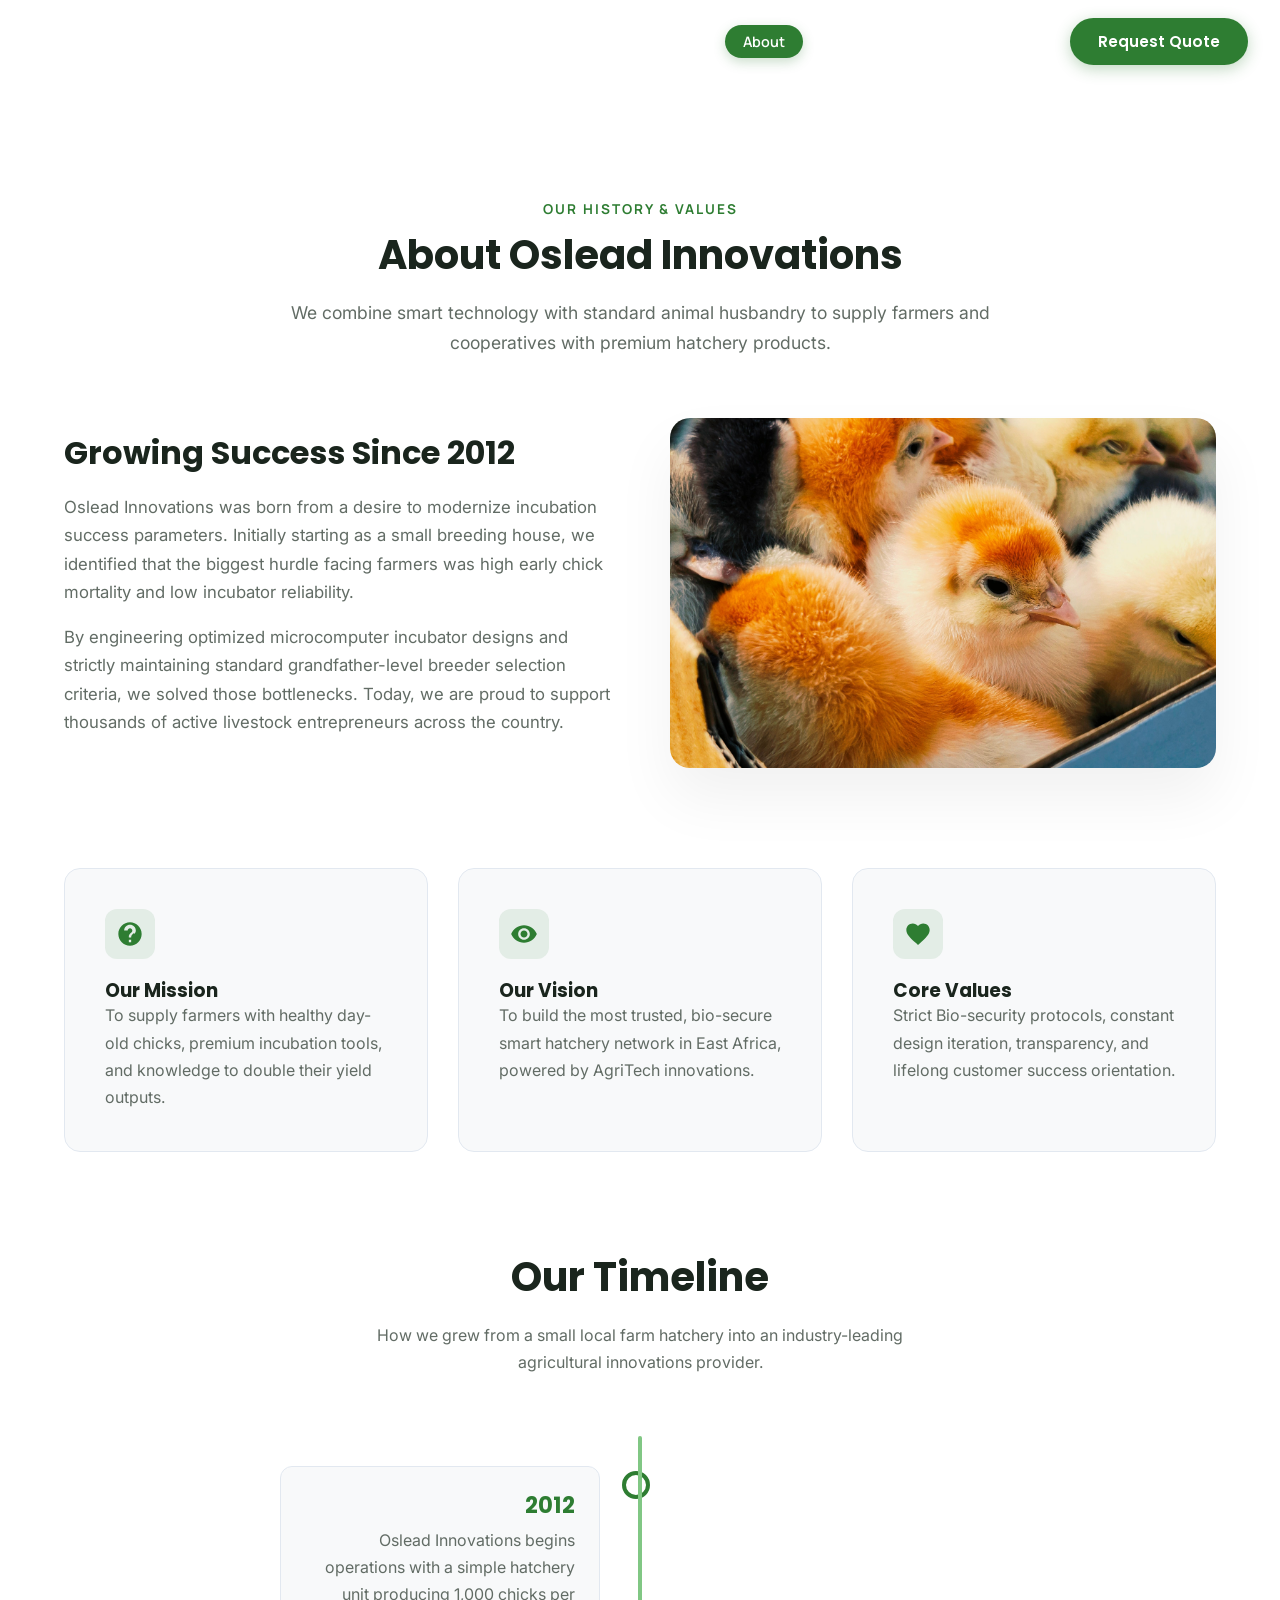
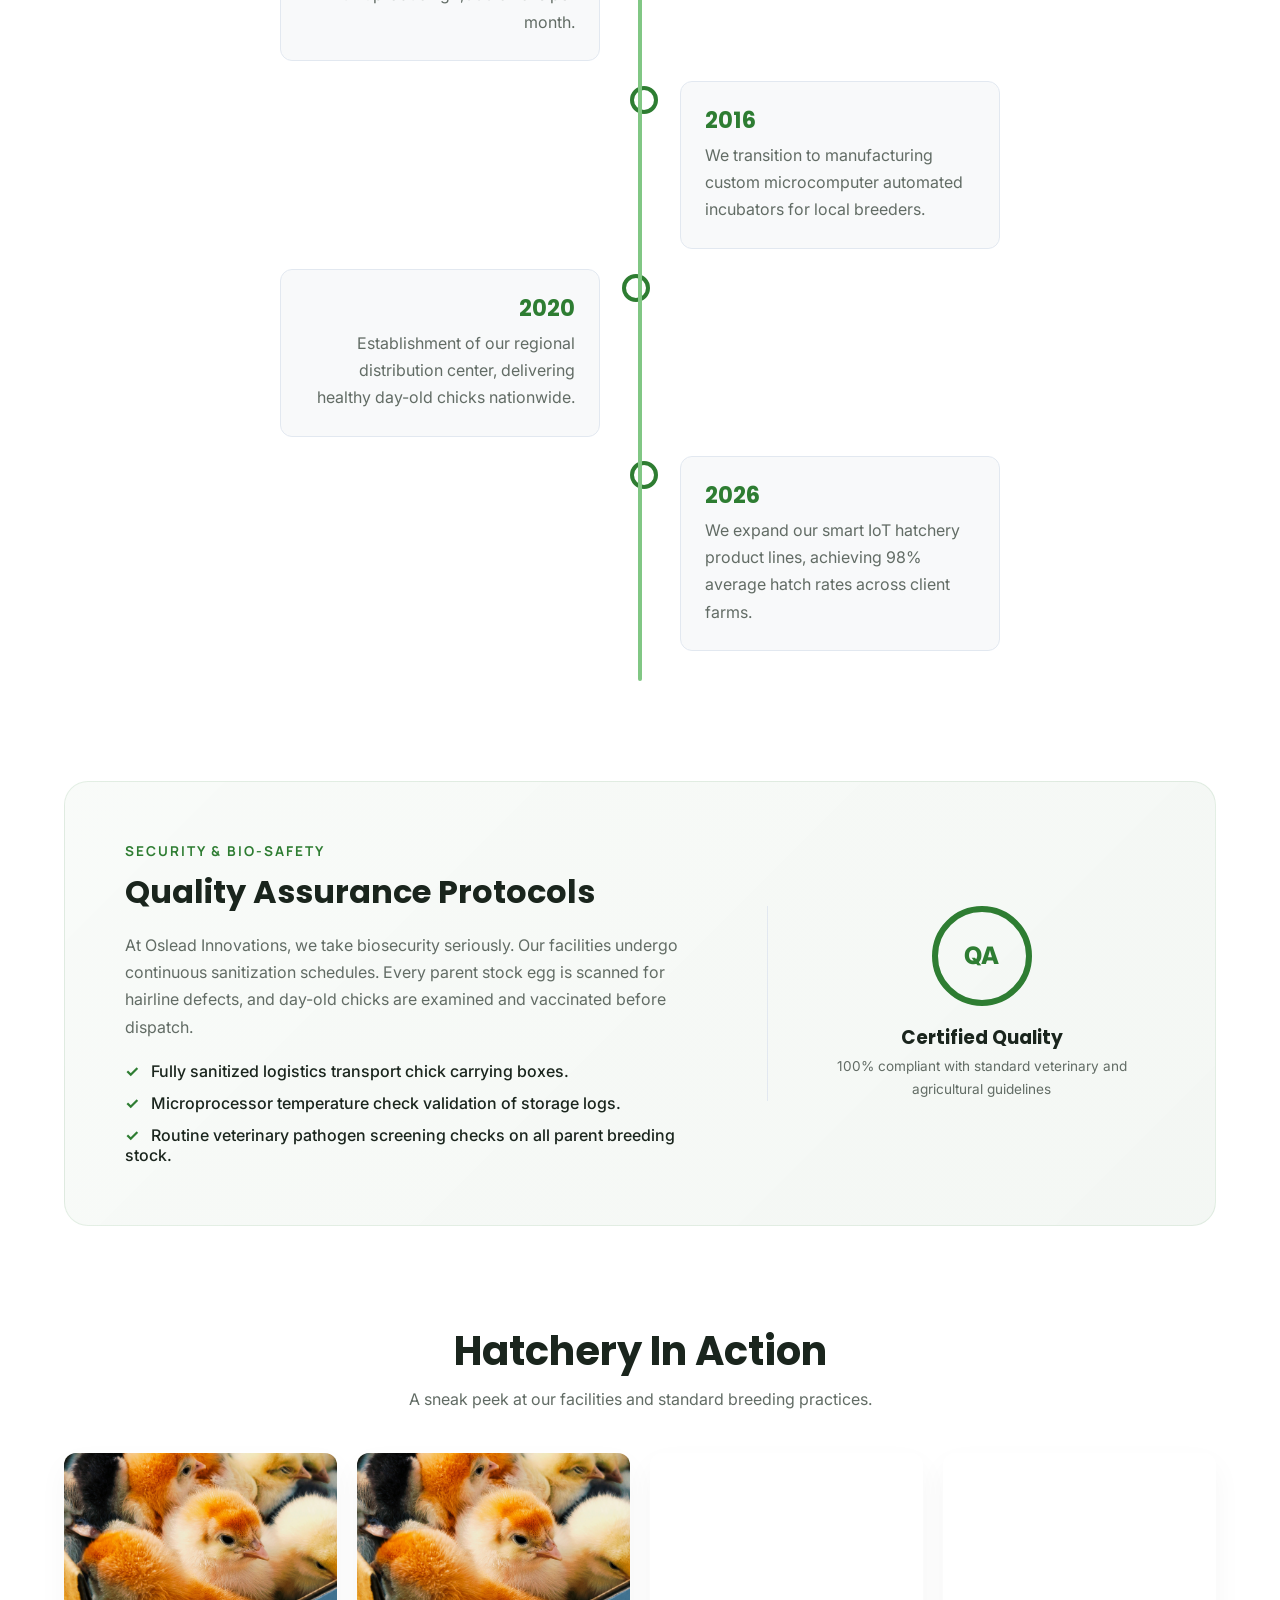
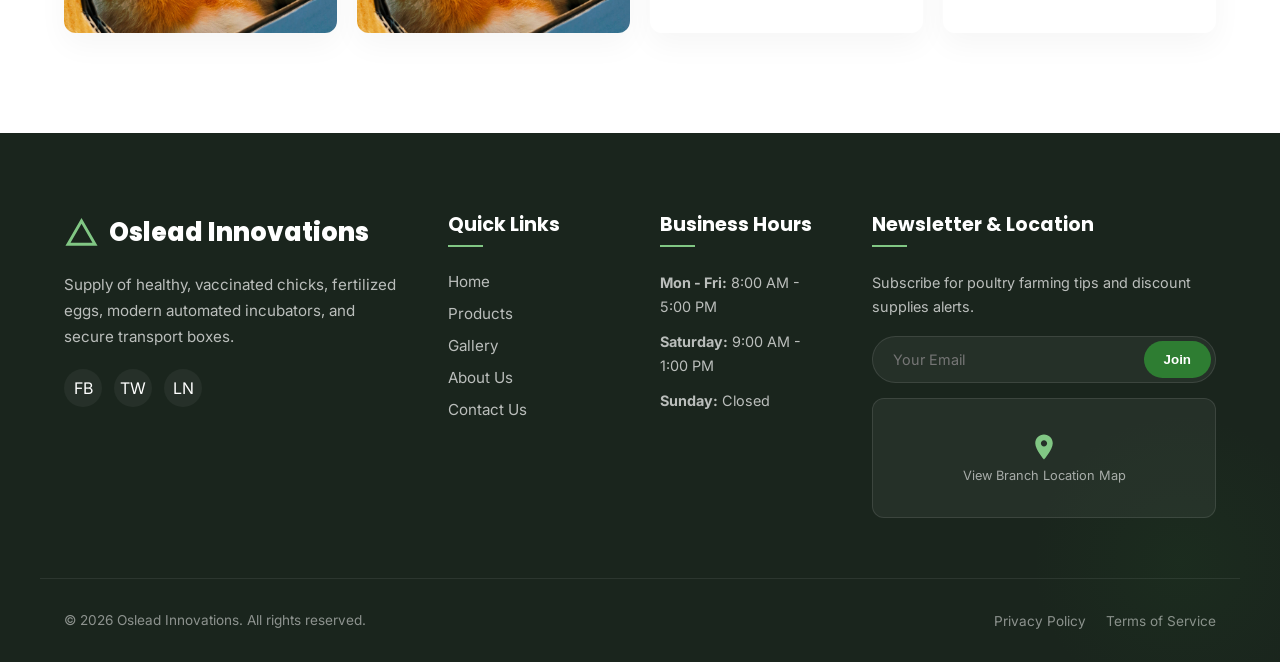
<file: about.html>
<!DOCTYPE html>
<html lang="en">
<head>
  <meta charset="UTF-8">
  <meta name="viewport" content="width=device-width, initial-scale=1.0">
  <meta name="description" content="Learn about Oslead Innovations, our journey, mission, core values, quality assurance standards, and how we empower agricultural businesses.">
  <title>About Us - Oslead Innovations</title>
  
  <!-- CSS Stylesheets -->
  <link rel="stylesheet" href="css/style.css">
  <link rel="stylesheet" href="css/animations.css">
  <link rel="stylesheet" href="css/responsive.css">
</head>
<body>

  <!-- Preloading Screen -->
  <div class="preloader">
    <div class="loader-logo">
      <svg viewBox="0 0 24 24">
        <path d="M12 2C6.48 2 2 6.48 2 12s4.48 10 10 10 10-4.48 10-10S17.52 2 12 2zm1 17h-2v-2h2v2zm2.07-7.75l-.9.92C13.45 12.9 13 13.5 13 15h-2v-.5c0-1.1.45-2.1 1.17-2.83l1.24-1.26c.37-.36.59-.86.59-1.41 0-1.1-.9-2-2-2s-2 .9-2 2H7c0-2.76 2.24-5 5-5s5 2.24 5 5c0 1.04-.42 1.99-1.07 2.75z"/>
      </svg>
    </div>
    <div class="loader-bar">
      <div class="loader-progress"></div>
    </div>
  </div>

  <!-- Scroll Progress Indicator -->
  <div class="scroll-progress"></div>

  <!-- Navigation Bar -->
  <header class="scrolled">
    <div class="nav-container">
      <a href="index.html" class="logo">
        <img src="assets/img/oslead-logo.png" alt="Oslead Innovations Logo" class="logo-img">
        <div class="logo-text-wrap">
          <span class="logo-text-main">Oslead Innovations</span>
          <span class="logo-text-sub">Premium Poultry &amp; Hatchery</span>
        </div>
      </a>

      <nav aria-label="Main Navigation">
        <ul class="nav-links">
          <li><a href="index.html">Home</a></li>
          <li><a href="products.html">Products</a></li>
          <li><a href="gallery.html">Gallery</a></li>
          <li><a href="about.html">About</a></li>
          <li><a href="contact.html">Contact</a></li>
        </ul>
      </nav>

      <div class="nav-right">
        <a href="contact.html" class="btn btn-primary nav-btn magnetic-btn">Request Quote</a>
        <button class="hamburger" aria-label="Toggle Navigation Menu">
          <div class="line"></div>
          <div class="line"></div>
          <div class="line"></div>
        </button>
      </div>
    </div>
  </header>

  <!-- Side Drawer Mobile Nav -->
  <div class="mobile-nav">
    <div class="mobile-nav-logo">
      <img src="assets/img/oslead-logo.png" alt="Oslead Innovations Logo">
      <span>Oslead Innovations</span>
    </div>
    <ul class="mobile-nav-links">
      <li><a href="index.html">Home</a></li>
      <li><a href="products.html">Products</a></li>
      <li><a href="gallery.html">Gallery</a></li>
      <li><a href="about.html">About</a></li>
      <li><a href="contact.html">Contact</a></li>
    </ul>
    <a href="contact.html" class="btn btn-primary">Request Quote</a>
  </div>
  <div class="mobile-overlay"></div>

  <!-- Main Content wrapper -->
  <main class="about-main">
    
    <section class="about-page-section">
      <div class="about-container">
        
        <div class="section-header">
          <span class="section-tag">Our History & Values</span>
          <h1 class="section-title">About Oslead Innovations</h1>
          <p class="section-desc">We combine smart technology with standard animal husbandry to supply farmers and cooperatives with premium hatchery products.</p>
        </div>

        <!-- Story Section -->
        <div class="about-story-grid">
          <div class="about-story-content">
            <h2>Growing Success Since 2012</h2>
            <p>
              Oslead Innovations was born from a desire to modernize incubation success parameters. Initially starting as a small breeding house, we identified that the biggest hurdle facing farmers was high early chick mortality and low incubator reliability.
            </p>
            <p>
              By engineering optimized microcomputer incubator designs and strictly maintaining standard grandfather-level breeder selection criteria, we solved those bottlenecks. Today, we are proud to support thousands of active livestock entrepreneurs across the country.
            </p>
          </div>
          <div class="about-story-img image-reveal-wrapper reveal scale-in">
            <img src="assets/img/chicks.jpg" alt="Modern farm building interior layout">
          </div>
        </div>

        <!-- Mission, Vision & Values -->
        <div class="about-values-grid">
          <div class="value-card reveal fade-up">
            <div class="value-icon">
              <svg viewBox="0 0 24 24" style="width: 28px; height: 28px;"><path d="M12 2C6.48 2 2 6.48 2 12s4.48 10 10 10 10-4.48 10-10S17.52 2 12 2zm1 17h-2v-2h2v2zm2.07-7.75l-.9.92C13.45 12.9 13 13.5 13 15h-2v-.5c0-1.1.45-2.1 1.17-2.83l1.24-1.26c.37-.36.59-.86.59-1.41 0-1.1-.9-2-2-2s-2 .9-2 2H7c0-2.76 2.24-5 5-5s5 2.24 5 5c0 1.04-.42 1.99-1.07 2.75z"/></svg>
            </div>
            <h3>Our Mission</h3>
            <p>To supply farmers with healthy day-old chicks, premium incubation tools, and knowledge to double their yield outputs.</p>
          </div>

          <div class="value-card reveal fade-up delay-100">
            <div class="value-icon">
              <svg viewBox="0 0 24 24" style="width: 28px; height: 28px;"><path d="M12 4.5C7 4.5 2.73 7.61 1 12c1.73 4.39 6 7.5 11 7.5s9.27-3.11 11-7.5c-1.73-4.39-6-7.5-11-7.5zM12 17c-2.76 0-5-2.24-5-5s2.24-5 5-5 5 2.24 5 5-2.24 5-5 5zm0-8c-1.66 0-3 1.34-3 3s1.34 3 3 3 3-1.34 3-3-1.34-3-3-3z"/></svg>
            </div>
            <h3>Our Vision</h3>
            <p>To build the most trusted, bio-secure smart hatchery network in East Africa, powered by AgriTech innovations.</p>
          </div>

          <div class="value-card reveal fade-up delay-200">
            <div class="value-icon">
              <svg viewBox="0 0 24 24" style="width: 28px; height: 28px;"><path d="M12 21.35l-1.45-1.32C5.4 15.36 2 12.28 2 8.5 2 5.42 4.42 3 7.5 3c1.74 0 3.41.81 4.5 2.09C13.09 3.81 14.76 3 16.5 3 19.58 3 22 5.42 22 8.5c0 3.78-3.4 6.86-8.55 11.54L12 21.35z"/></svg>
            </div>
            <h3>Core Values</h3>
            <p>Strict Bio-security protocols, constant design iteration, transparency, and lifelong customer success orientation.</p>
          </div>
        </div>

        <!-- History Timeline -->
        <h2 class="section-title reveal fade-up" style="text-align: center; margin-bottom: 20px;">Our Timeline</h2>
        <p style="text-align: center; max-width: 600px; margin: 0 auto 50px auto; color: var(--text-muted);">How we grew from a small local farm hatchery into an industry-leading agricultural innovations provider.</p>

        <div class="about-timeline">
          <div class="timeline-item left reveal fade-left">
            <div class="timeline-content">
              <h3>2012</h3>
              <p>Oslead Innovations begins operations with a simple hatchery unit producing 1,000 chicks per month.</p>
            </div>
          </div>
          <div class="timeline-item right reveal reveal-right">
            <div class="timeline-content">
              <h3>2016</h3>
              <p>We transition to manufacturing custom microcomputer automated incubators for local breeders.</p>
            </div>
          </div>
          <div class="timeline-item left reveal fade-left">
            <div class="timeline-content">
              <h3>2020</h3>
              <p>Establishment of our regional distribution center, delivering healthy day-old chicks nationwide.</p>
            </div>
          </div>
          <div class="timeline-item right reveal reveal-right">
            <div class="timeline-content">
              <h3>2026</h3>
              <p>We expand our smart IoT hatchery product lines, achieving 98% average hatch rates across client farms.</p>
            </div>
          </div>
        </div>

        <!-- Quality Assurance Section -->
        <div class="qa-box reveal scale-in">
          <div class="qa-content">
            <span class="section-tag">Security & Bio-Safety</span>
            <h2>Quality Assurance Protocols</h2>
            <p>
              At Oslead Innovations, we take biosecurity seriously. Our facilities undergo continuous sanitization schedules. Every parent stock egg is scanned for hairline defects, and day-old chicks are examined and vaccinated before dispatch.
            </p>
            <ul class="qa-bullets">
              <li><span class="qa-bullet-check">✓</span> Fully sanitized logistics transport chick carrying boxes.</li>
              <li><span class="qa-bullet-check">✓</span> Microprocessor temperature check validation of storage logs.</li>
              <li><span class="qa-bullet-check">✓</span> Routine veterinary pathogen screening checks on all parent breeding stock.</li>
            </ul>
          </div>
          <div class="qa-badge-container">
            <div class="qa-badge">
              QA
            </div>
            <h3>Certified Quality</h3>
            <p>100% compliant with standard veterinary and agricultural guidelines</p>
          </div>
        </div>

        <!-- Mini Gallery Preview -->
        <h2 class="section-title reveal fade-up" style="text-align: center; margin-bottom: 10px;">Hatchery In Action</h2>
        <p style="text-align: center; max-width: 600px; margin: 0 auto 40px auto; color: var(--text-muted);">A sneak peek at our facilities and standard breeding practices.</p>

        <div class="mini-gallery-grid">
          <div class="mini-gallery-item mini-gal-1" onclick="window.location.href='gallery.html'"></div>
          <div class="mini-gallery-item mini-gal-2" onclick="window.location.href='gallery.html'"></div>
          <div class="mini-gallery-item mini-gal-3" onclick="window.location.href='gallery.html'"></div>
          <div class="mini-gallery-item mini-gal-4" onclick="window.location.href='gallery.html'"></div>
        </div>

      </div>
    </section>

  </main>

  <!-- Footer Section -->
  <footer>
    <div class="footer-bg-shape"></div>
    <div class="footer-container">
      <div class="footer-col">
        <div class="footer-logo">
          <svg viewBox="0 0 24 24">
            <path d="M12 2L1 21h22L12 2zm0 4l7.53 13H4.47L12 6z"/>
          </svg>
          Oslead Innovations
        </div>
        <p>Supply of healthy, vaccinated chicks, fertilized eggs, modern automated incubators, and secure transport boxes.</p>
        <div class="footer-socials">
          <a href="#" class="social-icon">FB</a>
          <a href="#" class="social-icon">TW</a>
          <a href="#" class="social-icon">LN</a>
        </div>
      </div>

      <div class="footer-col">
        <h3>Quick Links</h3>
        <ul class="footer-links">
          <li><a href="index.html">Home</a></li>
          <li><a href="products.html">Products</a></li>
          <li><a href="gallery.html">Gallery</a></li>
          <li><a href="about.html">About Us</a></li>
          <li><a href="contact.html">Contact Us</a></li>
        </ul>
      </div>

      <div class="footer-col">
        <h3>Business Hours</h3>
        <div class="footer-hours">
          <p><strong>Mon - Fri:</strong> 8:00 AM - 5:00 PM</p>
          <p><strong>Saturday:</strong> 9:00 AM - 1:00 PM</p>
          <p><strong>Sunday:</strong> Closed</p>
        </div>
      </div>

      <div class="footer-col">
        <h3>Newsletter & Location</h3>
        <div class="footer-newsletter">
          <p>Subscribe for poultry farming tips and discount supplies alerts.</p>
          <form class="newsletter-form" action="#" onsubmit="event.preventDefault(); alert('Subscribed successfully!');">
            <input type="email" placeholder="Your Email" required>
            <button type="submit">Join</button>
          </form>
        </div>
        <div class="map-placeholder" onclick="window.location.href='contact.html'">
          <div class="map-placeholder-content">
            <svg viewBox="0 0 24 24">
              <path d="M12 2C8.13 2 5 5.13 5 9c0 5.25 7 13 7 13s7-7.75 7-13c0-3.87-3.13-7-7-7zm0 9.5c-1.38 0-2.5-1.12-2.5-2.5s1.12-2.5 2.5-2.5 2.5 1.12 2.5 2.5-1.12 2.5-2.5 2.5z"/>
            </svg>
            <span>View Branch Location Map</span>
          </div>
        </div>
      </div>
    </div>

    <div class="footer-bottom">
      <p>&copy; 2026 Oslead Innovations. All rights reserved.</p>
      <ul class="footer-legal-links">
        <li><a href="#">Privacy Policy</a></li>
        <li><a href="#">Terms of Service</a></li>
      </ul>
    </div>
  </footer>

  <!-- Back to Top Button -->
  <button class="back-to-top" aria-label="Scroll back to top">&#10094;</button>

  <!-- JavaScript scripts -->
  <script src="js/main.js"></script>
  <script src="js/animations.js"></script>
</body>
</html>
</file>
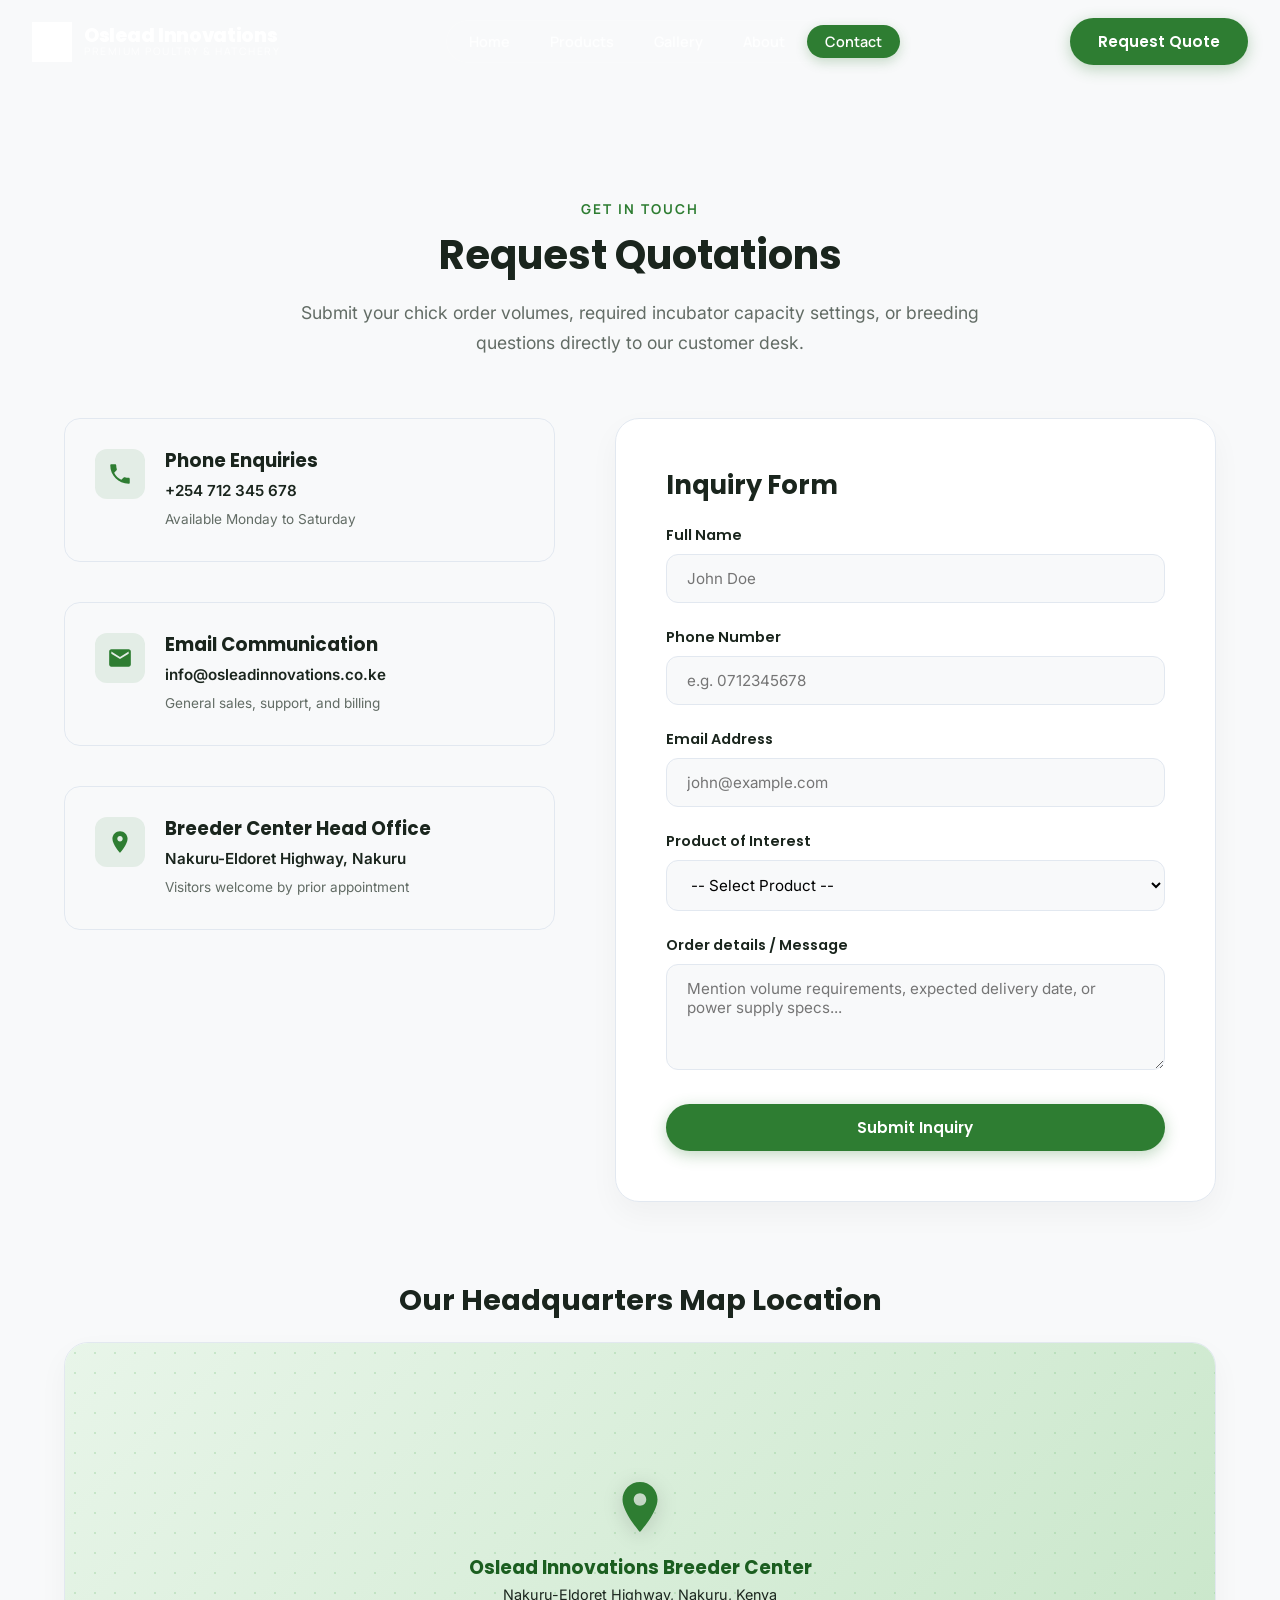
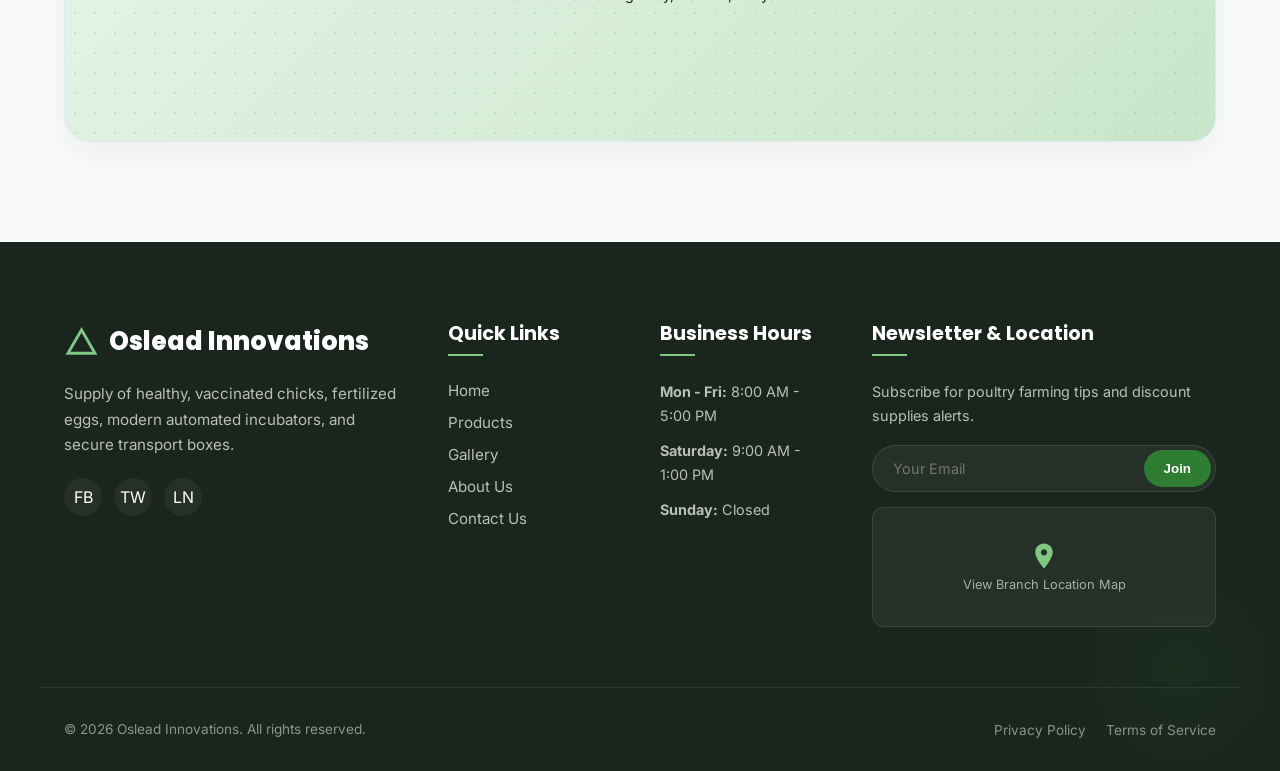
<file: contact.html>
<!DOCTYPE html>
<html lang="en">
<head>
  <meta charset="UTF-8">
  <meta name="viewport" content="width=device-width, initial-scale=1.0">
  <meta name="description" content="Get in touch with Oslead Innovations. Request quotations for incubators, check hatching egg availability, or reserve broiler and layer chicks.">
  <title>Contact Us - Oslead Innovations</title>
  
  <!-- CSS Stylesheets -->
  <link rel="stylesheet" href="css/style.css">
  <link rel="stylesheet" href="css/animations.css">
  <link rel="stylesheet" href="css/responsive.css">
</head>
<body>

  <!-- Preloading Screen -->
  <div class="preloader">
    <div class="loader-logo">
      <svg viewBox="0 0 24 24">
        <path d="M12 2C6.48 2 2 6.48 2 12s4.48 10 10 10 10-4.48 10-10S17.52 2 12 2zm1 17h-2v-2h2v2zm2.07-7.75l-.9.92C13.45 12.9 13 13.5 13 15h-2v-.5c0-1.1.45-2.1 1.17-2.83l1.24-1.26c.37-.36.59-.86.59-1.41 0-1.1-.9-2-2-2s-2 .9-2 2H7c0-2.76 2.24-5 5-5s5 2.24 5 5c0 1.04-.42 1.99-1.07 2.75z"/>
      </svg>
    </div>
    <div class="loader-bar">
      <div class="loader-progress"></div>
    </div>
  </div>

  <!-- Scroll Progress Indicator -->
  <div class="scroll-progress"></div>

  <!-- Navigation Bar -->
  <header class="scrolled">
    <div class="nav-container">
      <a href="index.html" class="logo">
        <img src="assets/img/oslead-logo.png" alt="Oslead Innovations Logo" class="logo-img">
        <div class="logo-text-wrap">
          <span class="logo-text-main">Oslead Innovations</span>
          <span class="logo-text-sub">Premium Poultry &amp; Hatchery</span>
        </div>
      </a>

      <nav aria-label="Main Navigation">
        <ul class="nav-links">
          <li><a href="index.html">Home</a></li>
          <li><a href="products.html">Products</a></li>
          <li><a href="gallery.html">Gallery</a></li>
          <li><a href="about.html">About</a></li>
          <li><a href="contact.html">Contact</a></li>
        </ul>
      </nav>

      <div class="nav-right">
        <a href="contact.html" class="btn btn-primary nav-btn magnetic-btn">Request Quote</a>
        <button class="hamburger" aria-label="Toggle Navigation Menu">
          <div class="line"></div>
          <div class="line"></div>
          <div class="line"></div>
        </button>
      </div>
    </div>
  </header>

  <!-- Side Drawer Mobile Nav -->
  <div class="mobile-nav">
    <div class="mobile-nav-logo">
      <img src="assets/img/oslead-logo.png" alt="Oslead Innovations Logo">
      <span>Oslead Innovations</span>
    </div>
    <ul class="mobile-nav-links">
      <li><a href="index.html">Home</a></li>
      <li><a href="products.html">Products</a></li>
      <li><a href="gallery.html">Gallery</a></li>
      <li><a href="about.html">About</a></li>
      <li><a href="contact.html">Contact</a></li>
    </ul>
    <a href="contact.html" class="btn btn-primary">Request Quote</a>
  </div>
  <div class="mobile-overlay"></div>

  <!-- Main Content wrapper -->
  <main class="contact-main">
    
    <section id="contact-section" class="contact-page-section">
      <div class="contact-container">
        
        <div class="section-header">
          <span class="section-tag">Get In Touch</span>
          <h1 class="section-title">Request Quotations</h1>
          <p class="section-desc">Submit your chick order volumes, required incubator capacity settings, or breeding questions directly to our customer desk.</p>
        </div>

        <div class="contact-grid">
          
          <!-- Left side information -->
          <div class="contact-info-col">
            <div class="contact-card reveal fade-up">
              <div class="contact-card-icon">
                <svg viewBox="0 0 24 24" style="width: 26px; height: 26px;"><path d="M6.62 10.79c1.44 2.83 3.76 5.14 6.59 6.59l2.2-2.2c.27-.27.67-.36 1.02-.24 1.12.37 2.33.57 3.57.57.55 0 1 .45 1 1V20c0 .55-.45 1-1 1-9.39 0-17-7.61-17-17 0-.55.45-1 1-1h3.5c.55 0 1 .45 1 1 0 1.25.2 2.45.57 3.57.11.35.03.74-.25 1.02l-2.2 2.2z"/></svg>
              </div>
              <div class="contact-card-details">
                <h3>Phone Enquiries</h3>
                <p class="contact-phone-number">+254 712 345 678</p>
                <p class="contact-card-sub">Available Monday to Saturday</p>
              </div>
            </div>

            <div class="contact-card reveal fade-up delay-100">
              <div class="contact-card-icon">
                <svg viewBox="0 0 24 24" style="width: 26px; height: 26px;"><path d="M20 4H4c-1.1 0-1.99.9-1.99 2L2 18c0 1.1.9 2 2 2h16c1.1 0 2-.9 2-2V6c0-1.1-.9-2-2-2zm0 4l-8 5-8-5V6l8 5 8-5v2z"/></svg>
              </div>
              <div class="contact-card-details">
                <h3>Email Communication</h3>
                <p class="contact-email-address">info@osleadinnovations.co.ke</p>
                <p class="contact-card-sub">General sales, support, and billing</p>
              </div>
            </div>

            <div class="contact-card reveal fade-up delay-200">
              <div class="contact-card-icon">
                <svg viewBox="0 0 24 24" style="width: 26px; height: 26px;"><path d="M12 2C8.13 2 5 5.13 5 9c0 5.25 7 13 7 13s7-7.75 7-13c0-3.87-3.13-7-7-7zm0 9.5c-1.38 0-2.5-1.12-2.5-2.5s1.12-2.5 2.5-2.5 2.5 1.12 2.5 2.5-1.12 2.5-2.5 2.5z"/></svg>
              </div>
              <div class="contact-card-details">
                <h3>Breeder Center Head Office</h3>
                <p class="contact-office-address">Nakuru-Eldoret Highway, Nakuru</p>
                <p class="contact-card-sub">Visitors welcome by prior appointment</p>
              </div>
            </div>
          </div>

          <!-- Right side form -->
          <div class="contact-form-col reveal fade-up">
            <h2>Inquiry Form</h2>
            
            <form id="quote-request-form" action="#" onsubmit="event.preventDefault(); handleFormSubmit();">
              <div class="form-group">
                <label for="contact-name">Full Name</label>
                <input type="text" id="contact-name" placeholder="John Doe" required>
              </div>

              <div class="form-group">
                <label for="contact-phone">Phone Number</label>
                <input type="tel" id="contact-phone" placeholder="e.g. 0712345678" required>
              </div>

              <div class="form-group">
                <label for="contact-email">Email Address</label>
                <input type="email" id="contact-email" placeholder="john@example.com" required>
              </div>

              <div class="form-group">
                <label for="contact-product-select">Product of Interest</label>
                <select id="contact-product-select" required>
                  <option value="">-- Select Product --</option>
                  <option value="broiler">Day-Old Chicks (Broilers)</option>
                  <option value="layer">Day-Old Chicks (Layers)</option>
                  <option value="kienyeji-imp">Day-Old Chicks (Improved Kienyeji)</option>
                  <option value="kienyeji-trad">Day-Old Chicks (Traditional Kienyeji)</option>
                  <option value="eggs">Premium Fertilized Eggs</option>
                  <option value="incubator-48">Poultry Incubator (48 Eggs)</option>
                  <option value="incubator-96">Poultry Incubator (96 Eggs)</option>
                  <option value="incubator-528">Commercial Poultry Incubator (528 Eggs)</option>
                  <option value="incubator-1056">Industrial Poultry Incubator (1056 Eggs)</option>
                  <option value="box-50">50 Chick Carrying Box</option>
                  <option value="box-100">100 Chick Carrying Box</option>
                  <option value="package-hobbyist">Hobbyist Incubation Starter Kit</option>
                  <option value="package-broiler-startup">Commercial Poultry Startup Pack</option>
                  <option value="package-enterprise">Enterprise Hatchery Setup Pack</option>
                </select>
              </div>

              <div class="form-group">
                <label for="contact-message">Order details / Message</label>
                <textarea id="contact-message" rows="4" placeholder="Mention volume requirements, expected delivery date, or power supply specs..." required></textarea>
              </div>

              <button type="submit" class="btn btn-primary magnetic-btn contact-submit-btn">Submit Inquiry</button>
            </form>
          </div>

        </div>

        <!-- Google Maps Mock Container -->
        <h2 class="contact-map-title">Our Headquarters Map Location</h2>
        <div class="contact-map-container reveal scale-in">
          <div class="contact-map-mock">
            <div class="map-grid-overlay"></div>
            <div class="map-pin" onclick="alert('Oslead Innovations Breeder Center, Nakuru, Kenya')">
              <svg viewBox="0 0 24 24">
                <path d="M12 2C8.13 2 5 5.13 5 9c0 5.25 7 13 7 13s7-7.75 7-13c0-3.87-3.13-7-7-7zm0 9.5c-1.38 0-2.5-1.12-2.5-2.5s1.12-2.5 2.5-2.5 2.5 1.12 2.5 2.5-1.12 2.5-2.5 2.5z"/>
              </svg>
            </div>
            <h3>Oslead Innovations Breeder Center</h3>
            <p>Nakuru-Eldoret Highway, Nakuru, Kenya</p>
          </div>
        </div>

      </div>
    </section>

  </main>

  <script>
    // Local prefill handler
    document.addEventListener('DOMContentLoaded', () => {
      const selectedProduct = localStorage.getItem('selectedQuoteProduct');
      if (selectedProduct) {
        const selectEl = document.getElementById('contact-product-select');
        if (selectEl) {
          for (let i = 0; i < selectEl.options.length; i++) {
            if (selectEl.options[i].text.toLowerCase().includes(selectedProduct.toLowerCase()) || 
                selectedProduct.toLowerCase().includes(selectEl.options[i].text.toLowerCase())) {
              selectEl.selectedIndex = i;
              break;
            }
          }
        }
        localStorage.removeItem('selectedQuoteProduct');
      }
    });

    // Handle quote form submit
    function handleFormSubmit() {
      const name = document.getElementById('contact-name').value;
      const productSelect = document.getElementById('contact-product-select');
      const productName = productSelect.options[productSelect.selectedIndex].text;
      
      alert(`Thank you, ${name}! Your quote inquiry for "${productName}" has been successfully sent. A representative will contact you shortly.`);
      
      document.getElementById('quote-request-form').reset();
    }
  </script>

  <!-- Footer Section -->
  <footer>
    <div class="footer-bg-shape"></div>
    <div class="footer-container">
      <div class="footer-col">
        <div class="footer-logo">
          <svg viewBox="0 0 24 24">
            <path d="M12 2L1 21h22L12 2zm0 4l7.53 13H4.47L12 6z"/>
          </svg>
          Oslead Innovations
        </div>
        <p>Supply of healthy, vaccinated chicks, fertilized eggs, modern automated incubators, and secure transport boxes.</p>
        <div class="footer-socials">
          <a href="#" class="social-icon">FB</a>
          <a href="#" class="social-icon">TW</a>
          <a href="#" class="social-icon">LN</a>
        </div>
      </div>

      <div class="footer-col">
        <h3>Quick Links</h3>
        <ul class="footer-links">
          <li><a href="index.html">Home</a></li>
          <li><a href="products.html">Products</a></li>
          <li><a href="gallery.html">Gallery</a></li>
          <li><a href="about.html">About Us</a></li>
          <li><a href="contact.html">Contact Us</a></li>
        </ul>
      </div>

      <div class="footer-col">
        <h3>Business Hours</h3>
        <div class="footer-hours">
          <p><strong>Mon - Fri:</strong> 8:00 AM - 5:00 PM</p>
          <p><strong>Saturday:</strong> 9:00 AM - 1:00 PM</p>
          <p><strong>Sunday:</strong> Closed</p>
        </div>
      </div>

      <div class="footer-col">
        <h3>Newsletter & Location</h3>
        <div class="footer-newsletter">
          <p>Subscribe for poultry farming tips and discount supplies alerts.</p>
          <form class="newsletter-form" action="#" onsubmit="event.preventDefault(); alert('Subscribed successfully!');">
            <input type="email" placeholder="Your Email" required>
            <button type="submit">Join</button>
          </form>
        </div>
        <div class="map-placeholder" onclick="window.location.href='contact.html'">
          <div class="map-placeholder-content">
            <svg viewBox="0 0 24 24">
              <path d="M12 2C8.13 2 5 5.13 5 9c0 5.25 7 13 7 13s7-7.75 7-13c0-3.87-3.13-7-7-7zm0 9.5c-1.38 0-2.5-1.12-2.5-2.5s1.12-2.5 2.5-2.5 2.5 1.12 2.5 2.5-1.12 2.5-2.5 2.5z"/>
            </svg>
            <span>View Branch Location Map</span>
          </div>
        </div>
      </div>
    </div>

    <div class="footer-bottom">
      <p>&copy; 2026 Oslead Innovations. All rights reserved.</p>
      <ul class="footer-legal-links">
        <li><a href="#">Privacy Policy</a></li>
        <li><a href="#">Terms of Service</a></li>
      </ul>
    </div>
  </footer>

  <!-- Back to Top Button -->
  <button class="back-to-top" aria-label="Scroll back to top">&#10094;</button>

  <!-- JavaScript scripts -->
  <script src="js/main.js"></script>
  <script src="js/animations.js"></script>
</body>
</html>
</file>
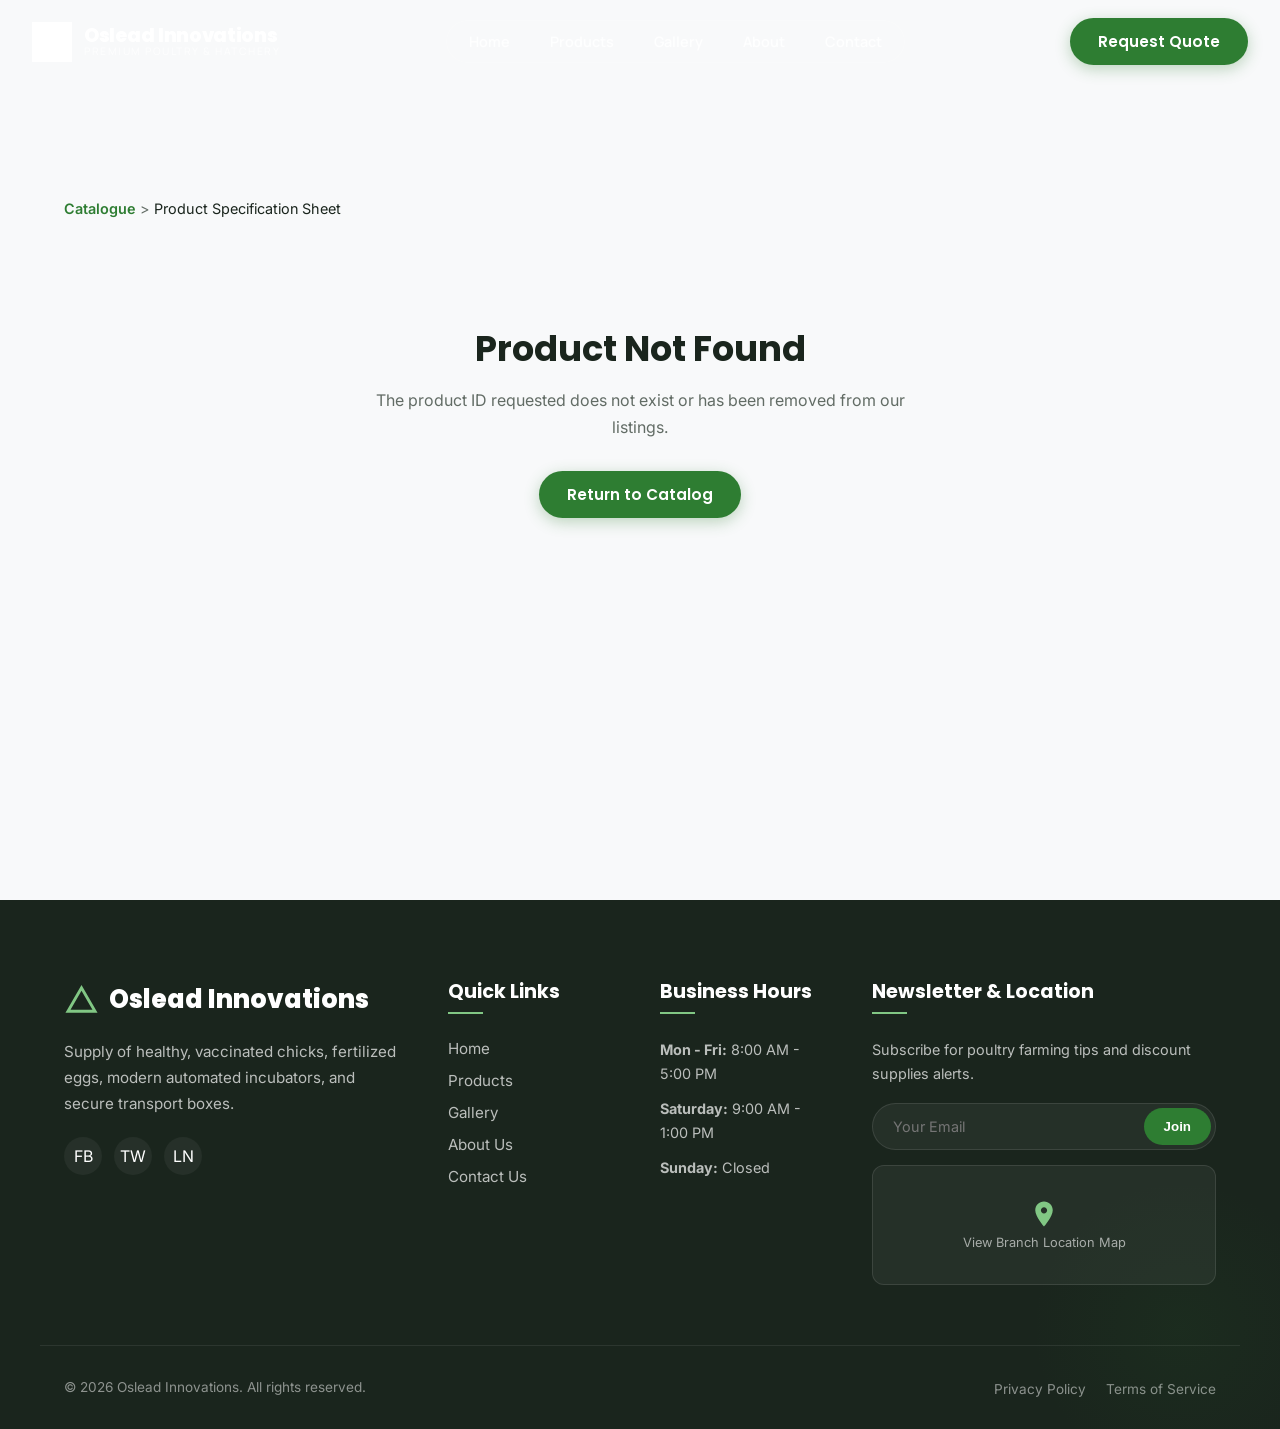
<file: product-detail.html>
<!DOCTYPE html>
<html lang="en">
<head>
  <meta charset="UTF-8">
  <meta name="viewport" content="width=device-width, initial-scale=1.0">
  <meta name="description" content="View specifications, customer reviews, prices, and photo galleries for Oslead Innovations incubators, vaccinated day-old chicks, and carrying boxes.">
  <title>Product Details - Oslead Innovations</title>
  
  <!-- CSS Stylesheets -->
  <link rel="stylesheet" href="css/style.css">
  <link rel="stylesheet" href="css/animations.css">
  <link rel="stylesheet" href="css/responsive.css">
</head>
<body>

  <!-- Preloading Screen -->
  <div class="preloader">
    <div class="loader-logo">
      <svg viewBox="0 0 24 24">
        <path d="M12 2C6.48 2 2 6.48 2 12s4.48 10 10 10 10-4.48 10-10S17.52 2 12 2zm1 17h-2v-2h2v2zm2.07-7.75l-.9.92C13.45 12.9 13 13.5 13 15h-2v-.5c0-1.1.45-2.1 1.17-2.83l1.24-1.26c.37-.36.59-.86.59-1.41 0-1.1-.9-2-2-2s-2 .9-2 2H7c0-2.76 2.24-5 5-5s5 2.24 5 5c0 1.04-.42 1.99-1.07 2.75z"/>
      </svg>
    </div>
    <div class="loader-bar">
      <div class="loader-progress"></div>
    </div>
  </div>

  <!-- Scroll Progress Indicator -->
  <div class="scroll-progress"></div>

  <!-- Navigation Bar -->
  <header class="scrolled">
    <div class="nav-container">
      <a href="index.html" class="logo">
        <img src="assets/img/oslead-logo.png" alt="Oslead Innovations Logo" class="logo-img">
        <div class="logo-text-wrap">
          <span class="logo-text-main">Oslead Innovations</span>
          <span class="logo-text-sub">Premium Poultry &amp; Hatchery</span>
        </div>
      </a>

      <nav aria-label="Main Navigation">
        <ul class="nav-links">
          <li><a href="index.html">Home</a></li>
          <li><a href="products.html">Products</a></li>
          <li><a href="gallery.html">Gallery</a></li>
          <li><a href="about.html">About</a></li>
          <li><a href="contact.html">Contact</a></li>
        </ul>
      </nav>

      <div class="nav-right">
        <a href="contact.html" class="btn btn-primary nav-btn magnetic-btn">Request Quote</a>
        <button class="hamburger" aria-label="Toggle Navigation Menu">
          <div class="line"></div>
          <div class="line"></div>
          <div class="line"></div>
        </button>
      </div>
    </div>
  </header>

  <!-- Side Drawer Mobile Nav -->
  <div class="mobile-nav">
    <div class="mobile-nav-logo">
      <img src="assets/img/oslead-logo.png" alt="Oslead Innovations Logo">
      <span>Oslead Innovations</span>
    </div>
    <ul class="mobile-nav-links">
      <li><a href="index.html">Home</a></li>
      <li><a href="products.html">Products</a></li>
      <li><a href="gallery.html">Gallery</a></li>
      <li><a href="about.html">About</a></li>
      <li><a href="contact.html">Contact</a></li>
    </ul>
    <a href="contact.html" class="btn btn-primary">Request Quote</a>
  </div>
  <div class="mobile-overlay"></div>

  <!-- Main Content wrapper -->
  <main class="products-main">
    
    <section class="product-details-page-section">
      <div class="products-container">
        
        <!-- Breadcrumb navigation -->
        <div class="detail-breadcrumb">
          <a href="products.html">Catalogue</a> &gt; 
          <span>Product Specification Sheet</span>
        </div>

        <!-- Dynamic Content Root injected by products.js details engine -->
        <div id="product-detail-container">
          <!-- Dynamically populated via products.js details compiler -->
        </div>

      </div>
    </section>

  </main>

  <!-- Footer Section -->
  <footer>
    <div class="footer-bg-shape"></div>
    <div class="footer-container">
      <div class="footer-col">
        <div class="footer-logo">
          <svg viewBox="0 0 24 24">
            <path d="M12 2L1 21h22L12 2zm0 4l7.53 13H4.47L12 6z"/>
          </svg>
          Oslead Innovations
        </div>
        <p>Supply of healthy, vaccinated chicks, fertilized eggs, modern automated incubators, and secure transport boxes.</p>
        <div class="footer-socials">
          <a href="#" class="social-icon">FB</a>
          <a href="#" class="social-icon">TW</a>
          <a href="#" class="social-icon">LN</a>
        </div>
      </div>

      <div class="footer-col">
        <h3>Quick Links</h3>
        <ul class="footer-links">
          <li><a href="index.html">Home</a></li>
          <li><a href="products.html">Products</a></li>
          <li><a href="gallery.html">Gallery</a></li>
          <li><a href="about.html">About Us</a></li>
          <li><a href="contact.html">Contact Us</a></li>
        </ul>
      </div>

      <div class="footer-col">
        <h3>Business Hours</h3>
        <div class="footer-hours">
          <p><strong>Mon - Fri:</strong> 8:00 AM - 5:00 PM</p>
          <p><strong>Saturday:</strong> 9:00 AM - 1:00 PM</p>
          <p><strong>Sunday:</strong> Closed</p>
        </div>
      </div>

      <div class="footer-col">
        <h3>Newsletter & Location</h3>
        <div class="footer-newsletter">
          <p>Subscribe for poultry farming tips and discount supplies alerts.</p>
          <form class="newsletter-form" action="#" onsubmit="event.preventDefault(); alert('Subscribed successfully!');">
            <input type="email" placeholder="Your Email" required>
            <button type="submit">Join</button>
          </form>
        </div>
        <div class="map-placeholder" onclick="window.location.href='contact.html'">
          <div class="map-placeholder-content">
            <svg viewBox="0 0 24 24">
              <path d="M12 2C8.13 2 5 5.13 5 9c0 5.25 7 13 7 13s7-7.75 7-13c0-3.87-3.13-7-7-7zm0 9.5c-1.38 0-2.5-1.12-2.5-2.5s1.12-2.5 2.5-2.5 2.5 1.12 2.5 2.5-1.12 2.5-2.5 2.5z"/>
            </svg>
            <span>View Branch Location Map</span>
          </div>
        </div>
      </div>
    </div>

    <div class="footer-bottom">
      <p>&copy; 2026 Oslead Innovations. All rights reserved.</p>
      <ul class="footer-legal-links">
        <li><a href="#">Privacy Policy</a></li>
        <li><a href="#">Terms of Service</a></li>
      </ul>
    </div>
  </footer>

  <!-- Back to Top Button -->
  <button class="back-to-top" aria-label="Scroll back to top">&#10094;</button>

  <!-- JavaScript scripts -->
  <script src="js/main.js"></script>
  <script src="js/animations.js"></script>
  <script src="js/products.js"></script>
</body>
</html>
</file>
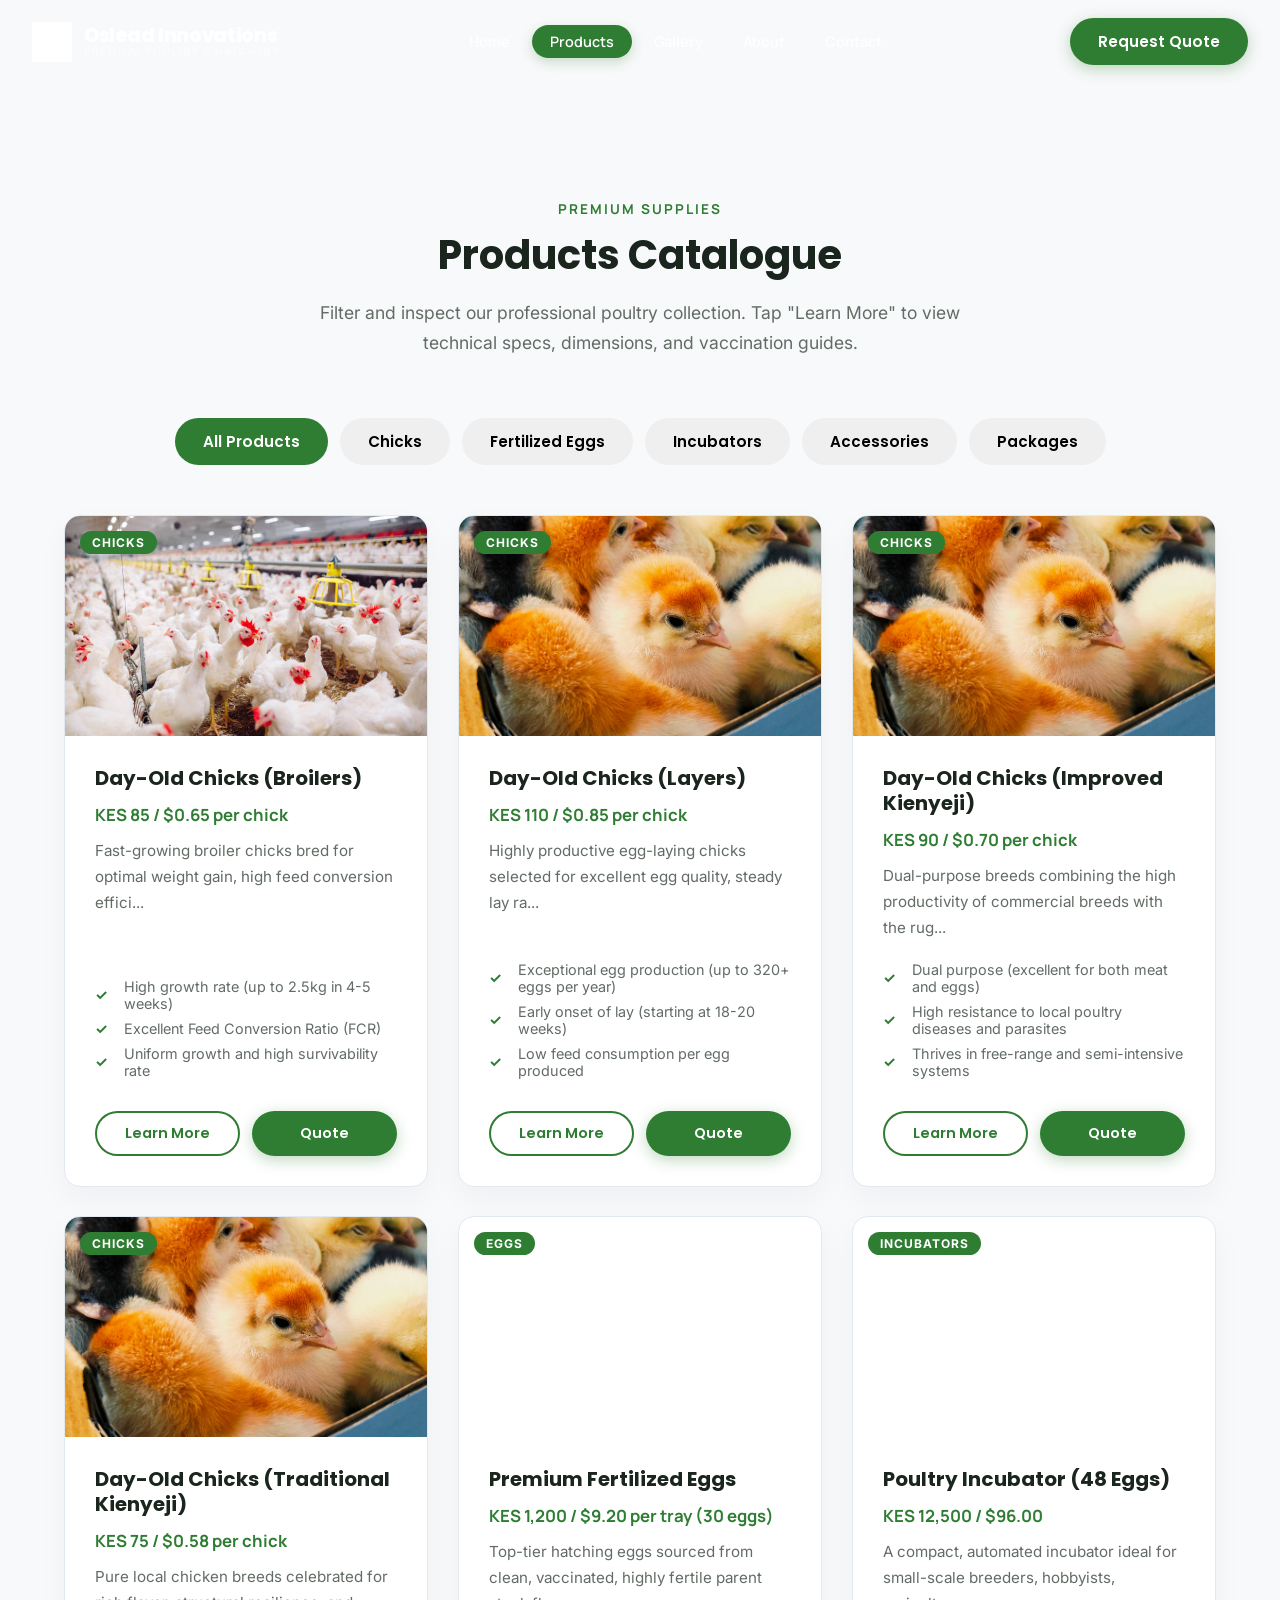
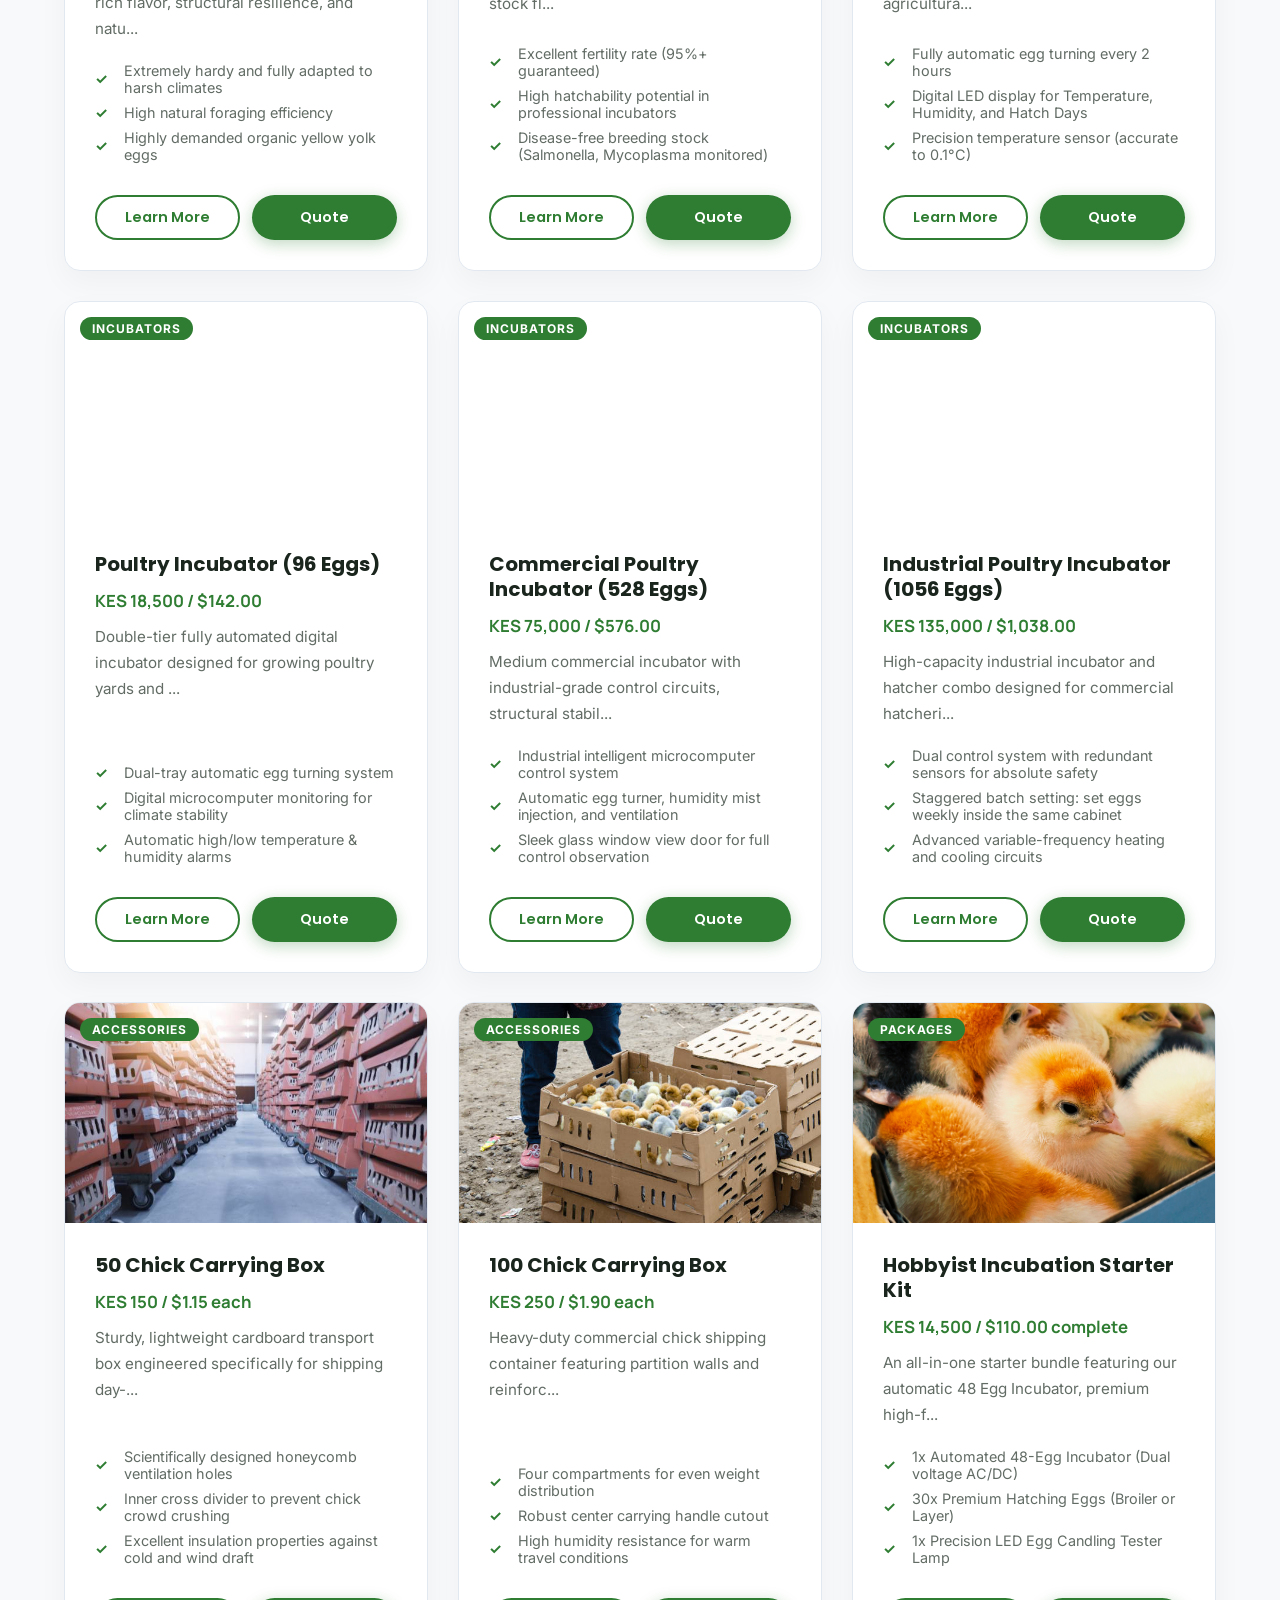
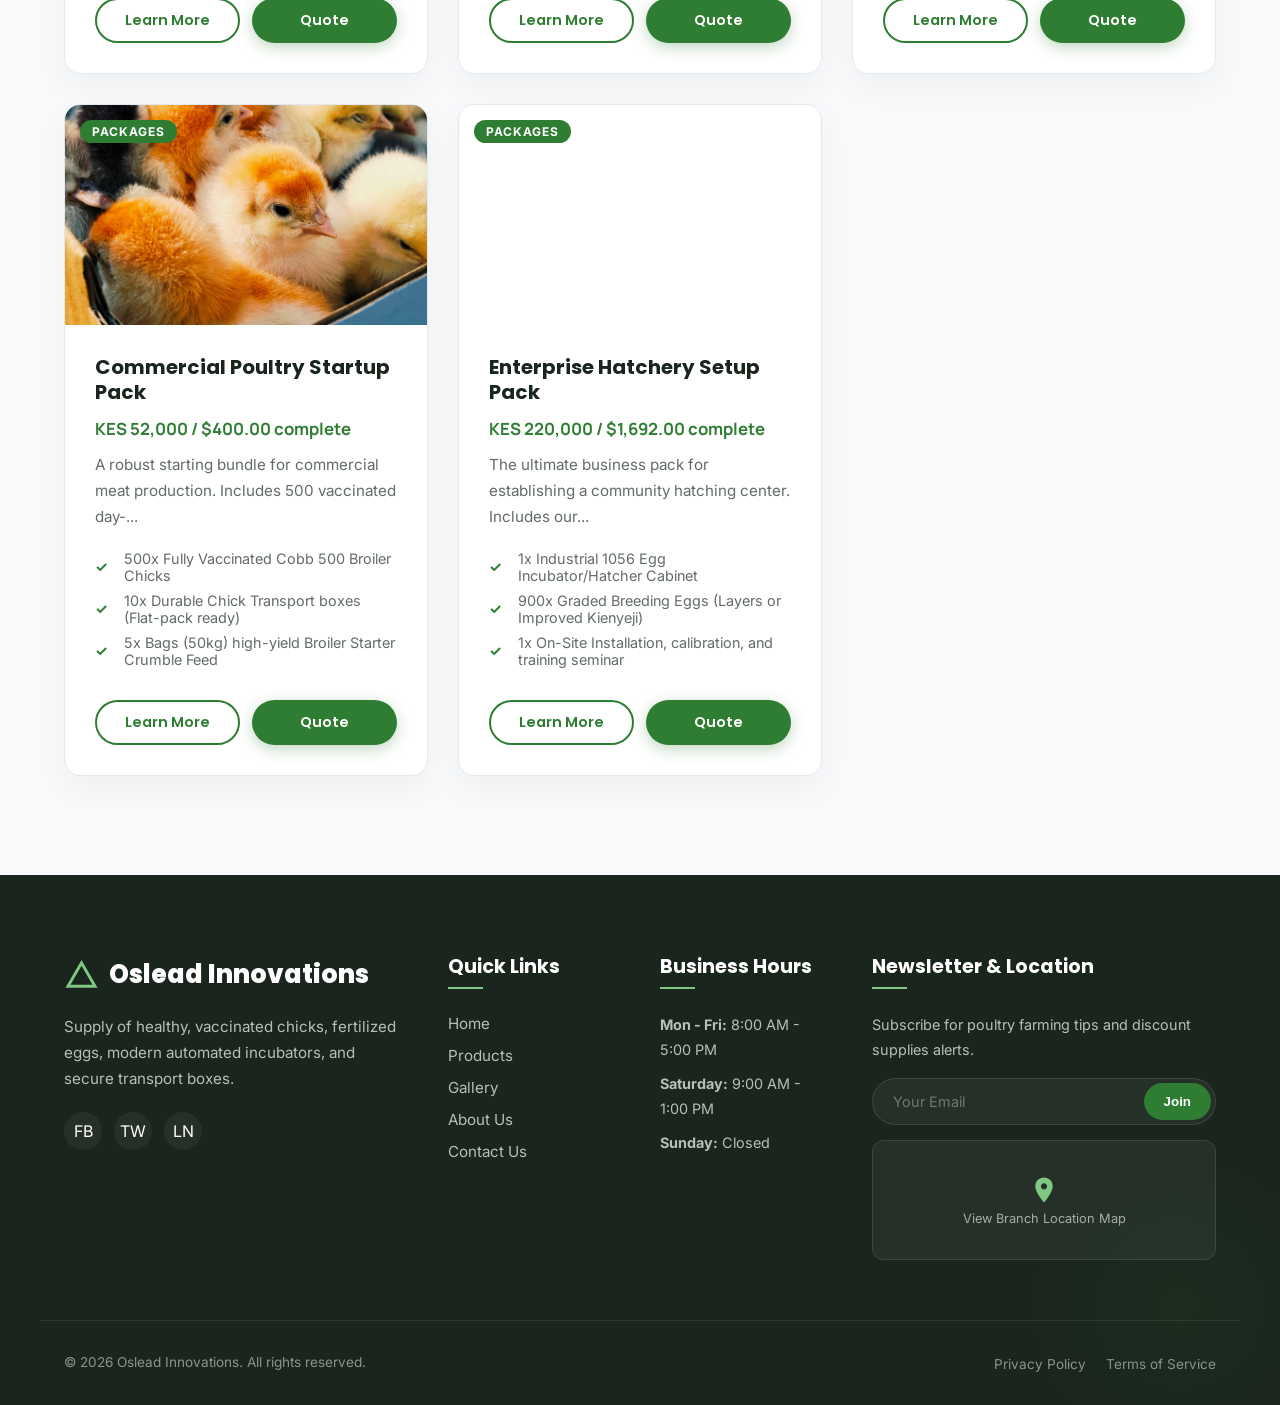
<file: products.html>
<!DOCTYPE html>
<html lang="en">
<head>
  <meta charset="UTF-8">
  <meta name="viewport" content="width=device-width, initial-scale=1.0">
  <meta name="description" content="Explore our premium range of day-old chicks, high-fertility breeding eggs, professional automated incubators, and shipping boxes at Oslead Innovations.">
  <title>Products Catalogue - Oslead Innovations</title>
  
  <!-- CSS Stylesheets -->
  <link rel="stylesheet" href="css/style.css">
  <link rel="stylesheet" href="css/animations.css">
  <link rel="stylesheet" href="css/responsive.css">
</head>
<body>

  <!-- Preloading Screen -->
  <div class="preloader">
    <div class="loader-logo">
      <svg viewBox="0 0 24 24">
        <path d="M12 2C6.48 2 2 6.48 2 12s4.48 10 10 10 10-4.48 10-10S17.52 2 12 2zm1 17h-2v-2h2v2zm2.07-7.75l-.9.92C13.45 12.9 13 13.5 13 15h-2v-.5c0-1.1.45-2.1 1.17-2.83l1.24-1.26c.37-.36.59-.86.59-1.41 0-1.1-.9-2-2-2s-2 .9-2 2H7c0-2.76 2.24-5 5-5s5 2.24 5 5c0 1.04-.42 1.99-1.07 2.75z"/>
      </svg>
    </div>
    <div class="loader-bar">
      <div class="loader-progress"></div>
    </div>
  </div>

  <!-- Scroll Progress Indicator -->
  <div class="scroll-progress"></div>

  <!-- Navigation Bar -->
  <header class="scrolled">
    <div class="nav-container">
      <a href="index.html" class="logo">
        <img src="assets/img/oslead-logo.png" alt="Oslead Innovations Logo" class="logo-img">
        <div class="logo-text-wrap">
          <span class="logo-text-main">Oslead Innovations</span>
          <span class="logo-text-sub">Premium Poultry &amp; Hatchery</span>
        </div>
      </a>

      <nav aria-label="Main Navigation">
        <ul class="nav-links">
          <li><a href="index.html">Home</a></li>
          <li><a href="products.html">Products</a></li>
          <li><a href="gallery.html">Gallery</a></li>
          <li><a href="about.html">About</a></li>
          <li><a href="contact.html">Contact</a></li>
        </ul>
      </nav>

      <div class="nav-right">
        <a href="contact.html" class="btn btn-primary nav-btn magnetic-btn">Request Quote</a>
        <button class="hamburger" aria-label="Toggle Navigation Menu">
          <div class="line"></div>
          <div class="line"></div>
          <div class="line"></div>
        </button>
      </div>
    </div>
  </header>

  <!-- Side Drawer Mobile Nav -->
  <div class="mobile-nav">
    <div class="mobile-nav-logo">
      <img src="assets/img/oslead-logo.png" alt="Oslead Innovations Logo">
      <span>Oslead Innovations</span>
    </div>
    <ul class="mobile-nav-links">
      <li><a href="index.html">Home</a></li>
      <li><a href="products.html">Products</a></li>
      <li><a href="gallery.html">Gallery</a></li>
      <li><a href="about.html">About</a></li>
      <li><a href="contact.html">Contact</a></li>
    </ul>
    <a href="contact.html" class="btn btn-primary">Request Quote</a>
  </div>
  <div class="mobile-overlay"></div>

  <!-- Main Content wrapper -->
  <main class="products-main">
    
    <section class="products-catalogue-section">
      <div class="products-container">
        
        <div class="section-header">
          <span class="section-tag">Premium Supplies</span>
          <h1 class="section-title">Products Catalogue</h1>
          <p class="section-desc">Filter and inspect our professional poultry collection. Tap "Learn More" to view technical specs, dimensions, and vaccination guides.</p>
        </div>

        <!-- Dynamic Category Filter Tabs -->
        <div class="filter-controls-container">
          <button class="btn filter-btn active" data-filter="all">All Products</button>
          <button class="btn filter-btn" data-filter="chicks">Chicks</button>
          <button class="btn filter-btn" data-filter="eggs">Fertilized Eggs</button>
          <button class="btn filter-btn" data-filter="incubators">Incubators</button>
          <button class="btn filter-btn" data-filter="accessories">Accessories</button>
          <button class="btn filter-btn" data-filter="packages">Packages</button>
        </div>

        <!-- Product Cards Grid -->
        <div id="products-catalog-grid" class="product-grid">
          <!-- Dynamically populated via JS -->
        </div>

      </div>
    </section>

  </main>

  <!-- Footer Section -->
  <footer>
    <div class="footer-bg-shape"></div>
    <div class="footer-container">
      <div class="footer-col">
        <div class="footer-logo">
          <svg viewBox="0 0 24 24">
            <path d="M12 2L1 21h22L12 2zm0 4l7.53 13H4.47L12 6z"/>
          </svg>
          Oslead Innovations
        </div>
        <p>Supply of healthy, vaccinated chicks, fertilized eggs, modern automated incubators, and secure transport boxes.</p>
        <div class="footer-socials">
          <a href="#" class="social-icon">FB</a>
          <a href="#" class="social-icon">TW</a>
          <a href="#" class="social-icon">LN</a>
        </div>
      </div>

      <div class="footer-col">
        <h3>Quick Links</h3>
        <ul class="footer-links">
          <li><a href="index.html">Home</a></li>
          <li><a href="products.html">Products</a></li>
          <li><a href="gallery.html">Gallery</a></li>
          <li><a href="about.html">About Us</a></li>
          <li><a href="contact.html">Contact Us</a></li>
        </ul>
      </div>

      <div class="footer-col">
        <h3>Business Hours</h3>
        <div class="footer-hours">
          <p><strong>Mon - Fri:</strong> 8:00 AM - 5:00 PM</p>
          <p><strong>Saturday:</strong> 9:00 AM - 1:00 PM</p>
          <p><strong>Sunday:</strong> Closed</p>
        </div>
      </div>

      <div class="footer-col">
        <h3>Newsletter & Location</h3>
        <div class="footer-newsletter">
          <p>Subscribe for poultry farming tips and discount supplies alerts.</p>
          <form class="newsletter-form" action="#" onsubmit="event.preventDefault(); alert('Subscribed successfully!');">
            <input type="email" placeholder="Your Email" required>
            <button type="submit">Join</button>
          </form>
        </div>
        <div class="map-placeholder" onclick="window.location.href='contact.html'">
          <div class="map-placeholder-content">
            <svg viewBox="0 0 24 24">
              <path d="M12 2C8.13 2 5 5.13 5 9c0 5.25 7 13 7 13s7-7.75 7-13c0-3.87-3.13-7-7-7zm0 9.5c-1.38 0-2.5-1.12-2.5-2.5s1.12-2.5 2.5-2.5 2.5 1.12 2.5 2.5-1.12 2.5-2.5 2.5z"/>
            </svg>
            <span>View Branch Location Map</span>
          </div>
        </div>
      </div>
    </div>

    <div class="footer-bottom">
      <p>&copy; 2026 Oslead Innovations. All rights reserved.</p>
      <ul class="footer-legal-links">
        <li><a href="#">Privacy Policy</a></li>
        <li><a href="#">Terms of Service</a></li>
      </ul>
    </div>
  </footer>

  <!-- Back to Top Button -->
  <button class="back-to-top" aria-label="Scroll back to top">&#10094;</button>

  <!-- JavaScript scripts -->
  <script src="js/main.js"></script>
  <script src="js/animations.js"></script>
  <script src="js/products.js"></script>
</body>
</html>
</file>
<file: css/style.css>
/* 
 * Oslead Innovations - Premium Style Sheet
 * Core styles, layout, theme tokens, and typography
 */

@import url('https://fonts.googleapis.com/css2?family=Inter:wght@300;400;500;600;700&family=Poppins:wght@400;500;600;700;800&family=Manrope:wght@400;500;600;700&display=swap');

:root {
  /* Color Palette */
  --primary-white: #FFFFFF;
  --primary-green: #2E7D32;
  --secondary-light-green: #81C784;
  --secondary-dark-green: #1B5E20;
  --secondary-light-gray: #F8F9FA;
  --accent-gold: #FFC107;
  --text-dark: #1A251D;
  --text-muted: #626C65;
  --border-light: #E2E8F0;
  
  /* Glassmorphism */
  --glass-bg: rgba(255, 255, 255, 0.75);
  --glass-border: rgba(255, 255, 255, 0.4);
  --glass-shadow: 0 8px 32px 0 rgba(31, 38, 135, 0.06);
  --glass-blur: blur(16px);
  
  /* Layout Shadows & Transitions */
  --shadow-soft: 0 12px 30px rgba(0, 0, 0, 0.04);
  --shadow-hover: 0 20px 40px rgba(46, 125, 50, 0.08);
  --shadow-premium: 0 30px 60px rgba(0, 0, 0, 0.06);
  --transition-smooth: all 0.4s cubic-bezier(0.16, 1, 0.3, 1);
  --transition-spring: all 0.5s cubic-bezier(0.175, 0.885, 0.32, 1.275);
  
  /* Fonts */
  --font-heading: 'Poppins', sans-serif;
  --font-body: 'Inter', sans-serif;
  --font-alt: 'Manrope', sans-serif;

  /* Image Paths (Configured for local assets/img/) */
  --hero-bg-url: url('../assets/img/chicks.jpg');
  --chicks-img-url: url('../assets/img/chicks.jpg');
  --broilers-img-url: url('../assets/img/broilers1.jpg');
  --box-50-img-url: url('../assets/img/50-chickboxes.jpg');
  --box-100-img-url: url('../assets/img/100-chickboxes.jpg');
  --eggs-img-url: url('file:///C:/Users/HP/.gemini/antigravity-ide/brain/eb3327f7-209c-4fe4-a510-11bc680c4016/fertilized_eggs_1784819274155.png');
  --incubator-img-url: url('file:///C:/Users/HP/.gemini/antigravity-ide/brain/eb3327f7-209c-4fe4-a510-11bc680c4016/poultry_incubator_1784819287552.png');
  --chicks-close-up-url: url('file:///C:/Users/HP/.gemini/antigravity-ide/brain/eb3327f7-209c-4fe4-a510-11bc680c4016/chicks_close_up_1784926721628.png');
}

/* Base Styles */
* {
  margin: 0;
  padding: 0;
  box-sizing: border-box;
}

html {
  scroll-behavior: smooth;
  font-size: 16px;
  background-color: var(--primary-white);
  color: var(--text-dark);
  font-family: var(--font-body);
  overflow-x: hidden;
}

body {
  overflow-x: hidden;
  position: relative;
  -webkit-font-smoothing: antialiased;
}

/* Custom Scrollbar */
::-webkit-scrollbar {
  width: 8px;
}
::-webkit-scrollbar-track {
  background: var(--secondary-light-gray);
}
::-webkit-scrollbar-thumb {
  background: var(--secondary-light-green);
  border-radius: 4px;
}
::-webkit-scrollbar-thumb:hover {
  background: var(--primary-green);
}

/* Scroll Progress Bar */
.scroll-progress {
  position: fixed;
  top: 0;
  left: 0;
  height: 4px;
  background: linear-gradient(90deg, var(--secondary-light-green), var(--primary-green));
  width: 0%;
  z-index: 1000;
  transition: width 0.1s ease-out;
}



/* Typography elements */
h1, h2, h3, h4, h5, h6 {
  font-family: var(--font-heading);
  font-weight: 700;
  line-height: 1.25;
  color: var(--text-dark);
}

p {
  line-height: 1.7;
  color: var(--text-muted);
}

a {
  text-decoration: none;
  color: inherit;
  transition: var(--transition-smooth);
}

/* Header & Navigation */
header {
  position: fixed;
  top: 0;
  left: 0;
  width: 100%;
  z-index: 900;
  transition: var(--transition-smooth);
  padding: 18px 0;
}

header.scrolled {
  background: rgba(255, 255, 255, 0.92);
  backdrop-filter: blur(20px);
  -webkit-backdrop-filter: blur(20px);
  border-bottom: 1px solid rgba(46, 125, 50, 0.08);
  box-shadow: 0 4px 30px rgba(0, 0, 0, 0.06);
  padding: 10px 0;
}

.nav-container {
  max-width: 1280px;
  margin: 0 auto;
  padding: 0 32px;
  display: flex;
  align-items: center;
  gap: 40px;
}

/* Logo area */
.logo {
  display: flex;
  align-items: center;
  gap: 12px;
  font-family: var(--font-heading);
  font-weight: 800;
  font-size: 1.35rem;
  color: var(--primary-white);
  transition: var(--transition-smooth);
  letter-spacing: -0.3px;
  flex-shrink: 0;
  text-decoration: none;
}

header.scrolled .logo {
  color: var(--secondary-dark-green);
}

.logo-img {
  height: 40px;
  width: auto;
  object-fit: contain;
  transition: var(--transition-smooth);
  filter: brightness(0) invert(1);
}

header.scrolled .logo-img {
  filter: none;
}

.logo svg {
  width: 35px;
  height: 35px;
  fill: currentColor;
}

.logo-text-wrap {
  display: flex;
  flex-direction: column;
  line-height: 1.1;
}

.logo-text-main {
  font-size: 1.2rem;
  font-weight: 800;
  color: inherit;
}

.logo-text-sub {
  font-size: 0.65rem;
  font-weight: 500;
  letter-spacing: 1.5px;
  text-transform: uppercase;
  color: rgba(255,255,255,0.7);
  font-family: var(--font-alt);
}

header.scrolled .logo-text-sub {
  color: var(--text-muted);
}

/* Center nav grows to fill space */
nav[aria-label="Main Navigation"] {
  flex: 1;
  display: flex;
  justify-content: center;
}

.nav-links {
  display: flex;
  list-style: none;
  gap: 4px;
  align-items: center;
  background: rgba(255,255,255,0.08);
  border-radius: 50px;
  padding: 4px;
  border: 1px solid rgba(255,255,255,0.12);
  transition: var(--transition-smooth);
}

header.scrolled .nav-links {
  background: var(--secondary-light-gray);
  border-color: var(--border-light);
}

.nav-links li a {
  font-family: var(--font-alt);
  font-weight: 600;
  font-size: 0.9rem;
  color: rgba(255, 255, 255, 0.85);
  padding: 7px 18px;
  border-radius: 40px;
  display: block;
  transition: var(--transition-smooth);
  white-space: nowrap;
}

header.scrolled .nav-links li a {
  color: var(--text-dark);
}

.nav-links li a:hover {
  background: rgba(255,255,255,0.18);
  color: var(--primary-white);
}

header.scrolled .nav-links li a:hover {
  background: rgba(46,125,50,0.1);
  color: var(--primary-green);
}

.nav-links li a.active {
  background: var(--primary-green);
  color: var(--primary-white) !important;
  box-shadow: 0 4px 12px rgba(46,125,50,0.25);
}

header.scrolled .nav-links li a.active {
  background: var(--primary-green);
  color: var(--primary-white) !important;
}

/* Nav right-side controls */
.nav-right {
  display: flex;
  align-items: center;
  gap: 12px;
  flex-shrink: 0;
}

/* Premium Buttons */
.btn {
  display: inline-flex;
  align-items: center;
  justify-content: center;
  padding: 12px 28px;
  border-radius: 30px;
  font-family: var(--font-heading);
  font-weight: 600;
  font-size: 0.95rem;
  cursor: pointer;
  transition: var(--transition-spring);
  border: none;
  gap: 10px;
  position: relative;
  overflow: hidden;
  z-index: 1;
}

.btn-primary {
  background: var(--primary-green);
  color: var(--primary-white);
  box-shadow: 0 4px 15px rgba(46, 125, 50, 0.3);
}

.btn-primary:hover {
  background: var(--secondary-dark-green);
  transform: translateY(-3px);
  box-shadow: 0 8px 25px rgba(27, 94, 32, 0.4);
}

.btn-secondary {
  background: var(--primary-white);
  color: var(--primary-green);
  border: 2px solid var(--primary-green);
}

.btn-secondary:hover {
  background: var(--primary-green);
  color: var(--primary-white);
  transform: translateY(-3px);
  box-shadow: 0 8px 20px rgba(46, 125, 50, 0.2);
}

.btn-white {
  background: var(--primary-white);
  color: var(--primary-green);
  box-shadow: 0 4px 15px rgba(0, 0, 0, 0.05);
}

.btn-white:hover {
  background: var(--secondary-light-gray);
  transform: translateY(-3px);
  box-shadow: 0 8px 25px rgba(0, 0, 0, 0.1);
}

/* Hamburger Mobile Menu */
.hamburger {
  display: none;
  cursor: pointer;
  background: rgba(255,255,255,0.1);
  border: 1px solid rgba(255,255,255,0.2);
  border-radius: 10px;
  z-index: 950;
  padding: 8px 10px;
  flex-direction: column;
  gap: 5px;
  transition: var(--transition-smooth);
}

.hamburger .line {
  width: 24px;
  height: 2px;
  background: var(--primary-white);
  transition: var(--transition-smooth);
  border-radius: 2px;
  display: block;
}

.hamburger .line:nth-child(2) {
  width: 16px;
}

header.scrolled .hamburger {
  background: var(--secondary-light-gray);
  border-color: var(--border-light);
}

header.scrolled .hamburger .line {
  background: var(--primary-green);
}

.hamburger:hover {
  background: rgba(255,255,255,0.2);
}

header.scrolled .hamburger:hover {
  background: rgba(46,125,50,0.08);
}

/* Side Mobile Drawer */
.mobile-nav {
  position: fixed;
  top: 0;
  right: -100%;
  width: 85%;
  max-width: 380px;
  height: 100vh;
  background: rgba(255, 255, 255, 0.97);
  backdrop-filter: blur(24px);
  -webkit-backdrop-filter: blur(24px);
  z-index: 920;
  display: flex;
  flex-direction: column;
  justify-content: center;
  align-items: flex-start;
  box-shadow: -15px 0 50px rgba(0, 0, 0, 0.08);
  transition: var(--transition-smooth);
  padding: 50px 40px;
  border-left: 1px solid var(--border-light);
}

.mobile-nav.active {
  right: 0;
}

.mobile-nav-logo {
  display: flex;
  align-items: center;
  gap: 10px;
  margin-bottom: 40px;
}

.mobile-nav-logo img {
  height: 36px;
  width: auto;
}

.mobile-nav-logo span {
  font-family: var(--font-heading);
  font-weight: 800;
  font-size: 1.1rem;
  color: var(--secondary-dark-green);
}

.mobile-nav-links {
  list-style: none;
  display: flex;
  flex-direction: column;
  gap: 4px;
  align-items: flex-start;
  width: 100%;
  margin-bottom: 32px;
}

.mobile-nav-links a {
  font-family: var(--font-heading);
  font-weight: 600;
  font-size: 1.15rem;
  color: var(--text-dark);
  padding: 10px 16px;
  border-radius: 10px;
  display: block;
  width: 100%;
  transition: var(--transition-smooth);
}

.mobile-nav-links a:hover,
.mobile-nav-links a.active {
  color: var(--primary-green);
  background: rgba(46,125,50,0.07);
}


.mobile-overlay {
  position: fixed;
  top: 0;
  left: 0;
  width: 100%;
  height: 100vh;
  background: rgba(0, 0, 0, 0.3);
  backdrop-filter: blur(4px);
  -webkit-backdrop-filter: blur(4px);
  z-index: 910;
  opacity: 0;
  visibility: hidden;
  transition: var(--transition-smooth);
}

.mobile-overlay.active {
  opacity: 1;
  visibility: visible;
}

/* Preloading Screen */
.preloader {
  position: fixed;
  top: 0;
  left: 0;
  width: 100%;
  height: 100vh;
  background: var(--primary-white);
  z-index: 99999;
  display: flex;
  flex-direction: column;
  justify-content: center;
  align-items: center;
  transition: opacity 0.6s cubic-bezier(0.16, 1, 0.3, 1), visibility 0.6s ease;
}

.preloader.fade-out {
  opacity: 0;
  visibility: hidden;
}

.loader-logo {
  animation: pulseLogo 2s infinite ease-in-out;
  margin-bottom: 24px;
}

.loader-logo svg {
  width: 80px;
  height: 80px;
  fill: var(--primary-green);
}

.loader-bar {
  width: 200px;
  height: 3px;
  background: #E2E8F0;
  border-radius: 10px;
  position: relative;
  overflow: hidden;
}

.loader-progress {
  position: absolute;
  top: 0;
  left: 0;
  height: 100%;
  width: 0%;
  background: var(--primary-green);
  animation: loadProgress 1.8s ease-in-out forwards;
}

@keyframes loadProgress {
  0% { width: 0%; }
  100% { width: 100%; }
}

@keyframes pulseLogo {
  0%, 100% { transform: scale(1); opacity: 0.8; }
  50% { transform: scale(1.1); opacity: 1; }
}

/* Footer Section */
footer {
  background: var(--text-dark);
  color: var(--primary-white);
  padding: 80px 0 30px 0;
  position: relative;
  overflow: hidden;
}

footer .footer-bg-shape {
  position: absolute;
  width: 300px;
  height: 300px;
  background: radial-gradient(circle, rgba(46, 125, 50, 0.08) 0%, transparent 70%);
  bottom: -50px;
  right: -50px;
  pointer-events: none;
}

.footer-container {
  max-width: 1200px;
  margin: 0 auto;
  padding: 0 24px;
  display: grid;
  grid-template-columns: 2fr 1fr 1fr 2fr;
  gap: 40px;
  margin-bottom: 60px;
}

.footer-col h3 {
  color: var(--primary-white);
  font-family: var(--font-heading);
  font-size: 1.2rem;
  margin-bottom: 24px;
  position: relative;
  padding-bottom: 10px;
}

.footer-col h3::after {
  content: '';
  position: absolute;
  left: 0;
  bottom: 0;
  width: 35px;
  height: 2px;
  background: var(--secondary-light-green);
}

.footer-col p {
  color: rgba(255, 255, 255, 0.7);
  margin-bottom: 20px;
  font-size: 0.95rem;
}

.footer-logo {
  display: flex;
  align-items: center;
  gap: 10px;
  font-family: var(--font-heading);
  font-weight: 800;
  font-size: 1.6rem;
  color: var(--primary-white);
  margin-bottom: 20px;
}

.footer-logo svg {
  width: 35px;
  height: 35px;
  fill: var(--secondary-light-green);
}

.footer-socials {
  display: flex;
  gap: 12px;
}

.social-icon {
  width: 38px;
  height: 38px;
  border-radius: 50%;
  background: rgba(255, 255, 255, 0.05);
  display: flex;
  align-items: center;
  justify-content: center;
  transition: var(--transition-smooth);
  color: var(--primary-white);
}

.social-icon:hover {
  background: var(--primary-green);
  color: var(--primary-white);
  transform: translateY(-3px);
}

.footer-links {
  list-style: none;
}

.footer-links li {
  margin-bottom: 12px;
}

.footer-links a {
  color: rgba(255, 255, 255, 0.7);
  font-size: 0.95rem;
  transition: var(--transition-smooth);
}

.footer-links a:hover {
  color: var(--secondary-light-green);
  padding-left: 6px;
}

.footer-hours p {
  margin-bottom: 10px;
  font-size: 0.9rem;
}

.footer-newsletter p {
  font-size: 0.9rem;
  margin-bottom: 16px;
}

.newsletter-form {
  display: flex;
  width: 100%;
  position: relative;
}

.newsletter-form input {
  flex: 1;
  padding: 14px 20px;
  border-radius: 30px;
  border: 1px solid rgba(255, 255, 255, 0.1);
  background: rgba(255, 255, 255, 0.05);
  color: var(--primary-white);
  font-family: var(--font-body);
  font-size: 0.9rem;
  outline: none;
  transition: var(--transition-smooth);
}

.newsletter-form input:focus {
  border-color: var(--secondary-light-green);
  background: rgba(255, 255, 255, 0.08);
}

.newsletter-form button {
  position: absolute;
  right: 5px;
  top: 5px;
  bottom: 5px;
  padding: 0 20px;
  border-radius: 25px;
  background: var(--primary-green);
  color: var(--primary-white);
  border: none;
  cursor: pointer;
  font-weight: 600;
  transition: var(--transition-smooth);
}

.newsletter-form button:hover {
  background: var(--secondary-dark-green);
}

.map-placeholder {
  width: 100%;
  height: 120px;
  background: rgba(255, 255, 255, 0.05);
  border-radius: 12px;
  margin-top: 15px;
  display: flex;
  align-items: center;
  justify-content: center;
  position: relative;
  overflow: hidden;
  border: 1px solid rgba(255, 255, 255, 0.1);
  transition: var(--transition-smooth);
  cursor: pointer;
}

.map-placeholder:hover {
  border-color: var(--secondary-light-green);
  background: rgba(255, 255, 255, 0.08);
}

.map-placeholder svg {
  width: 30px;
  height: 30px;
  fill: var(--secondary-light-green);
  margin-bottom: 6px;
}

.map-placeholder-content {
  display: flex;
  flex-direction: column;
  align-items: center;
  font-size: 0.8rem;
  color: rgba(255, 255, 255, 0.6);
}

.footer-bottom {
  max-width: 1200px;
  margin: 0 auto;
  padding: 0 24px;
  border-top: 1px solid rgba(255, 255, 255, 0.08);
  padding-top: 30px;
  display: flex;
  justify-content: space-between;
  align-items: center;
  flex-wrap: wrap;
  gap: 15px;
}

.footer-bottom p {
  font-size: 0.85rem;
  color: rgba(255, 255, 255, 0.5);
}

.footer-legal-links {
  display: flex;
  gap: 20px;
  list-style: none;
}

.footer-legal-links a {
  font-size: 0.85rem;
  color: rgba(255, 255, 255, 0.5);
}

.footer-legal-links a:hover {
  color: var(--secondary-light-green);
}

/* Back to Top Button */
.back-to-top {
  position: fixed;
  bottom: 30px;
  right: 30px;
  width: 45px;
  height: 45px;
  border-radius: 50%;
  background: var(--primary-green);
  color: var(--primary-white);
  border: none;
  cursor: pointer;
  z-index: 800;
  display: flex;
  align-items: center;
  justify-content: center;
  box-shadow: 0 4px 15px rgba(0, 0, 0, 0.15);
  opacity: 0;
  visibility: hidden;
  transition: var(--transition-smooth);
}

.back-to-top.active {
  opacity: 1;
  visibility: visible;
  transform: translateY(0);
}

.back-to-top:hover {
  background: var(--secondary-dark-green);
  transform: scale(1.1) translateY(-3px);
}

/* Section Title Styling */
.section-header {
  text-align: center;
  max-width: 700px;
  margin: 0 auto 60px auto;
}

.section-tag {
  color: var(--primary-green);
  font-family: var(--font-alt);
  text-transform: uppercase;
  font-weight: 700;
  font-size: 0.85rem;
  letter-spacing: 2px;
  margin-bottom: 12px;
  display: block;
}

.section-title {
  font-size: 2.5rem;
  color: var(--text-dark);
  margin-bottom: 18px;
}

.section-desc {
  font-size: 1.1rem;
  color: var(--text-muted);
}

/* Product Specifications Modal */
.product-modal {
  position: fixed;
  top: 0;
  left: 0;
  width: 100%;
  height: 100vh;
  z-index: 2000;
  display: flex;
  align-items: center;
  justify-content: center;
  opacity: 0;
  visibility: hidden;
  transition: opacity 0.4s var(--transition-smooth), visibility 0.4s;
}

.product-modal.active {
  opacity: 1;
  visibility: visible;
}

.modal-backdrop {
  position: absolute;
  top: 0;
  left: 0;
  width: 100%;
  height: 100%;
  background: rgba(0, 0, 0, 0.6);
  backdrop-filter: var(--glass-blur);
  -webkit-backdrop-filter: var(--glass-blur);
  z-index: 1;
}

.modal-content {
  background: var(--primary-white);
  border-radius: 24px;
  max-width: 900px;
  width: 90%;
  max-height: 90vh;
  overflow: hidden;
  z-index: 2;
  position: relative;
  box-shadow: var(--shadow-premium);
  transform: scale(0.9) translateY(20px);
  transition: transform 0.5s cubic-bezier(0.175, 0.885, 0.32, 1.15);
}

.product-modal.active .modal-content {
  transform: scale(1) translateY(0);
}

.modal-close {
  position: absolute;
  top: 20px;
  right: 20px;
  background: rgba(0, 0, 0, 0.05);
  border: none;
  width: 36px;
  height: 36px;
  border-radius: 50%;
  font-size: 1.5rem;
  font-weight: 300;
  cursor: pointer;
  display: flex;
  align-items: center;
  justify-content: center;
  z-index: 10;
  transition: var(--transition-smooth);
  color: var(--text-dark);
}

.modal-close:hover {
  background: var(--primary-green);
  color: var(--primary-white);
}

.modal-grid {
  display: grid;
  grid-template-columns: 1.1fr 1.3fr;
  height: 100%;
  max-height: 90vh;
}

.modal-image-col {
  height: 100%;
  min-height: 350px;
  background: var(--secondary-light-gray);
}

.modal-image {
  width: 100%;
  height: 100%;
  background-size: cover;
  background-position: center;
}

.modal-details-col {
  padding: 40px;
  overflow-y: auto;
  max-height: 90vh;
  display: flex;
  flex-direction: column;
}

.modal-details-col h2 {
  font-size: 1.8rem;
  color: var(--text-dark);
  margin-bottom: 16px;
}

.modal-desc {
  font-size: 0.95rem;
  color: var(--text-muted);
  line-height: 1.6;
  margin-bottom: 24px;
}

.modal-section {
  margin-bottom: 24px;
}

.modal-section h4 {
  font-size: 1.05rem;
  font-family: var(--font-heading);
  margin-bottom: 12px;
  color: var(--primary-green);
  text-transform: uppercase;
  letter-spacing: 0.5px;
}

#modal-specs-table {
  width: 100%;
  border-collapse: collapse;
  margin-bottom: 10px;
}

#modal-specs-table th, 
#modal-specs-table td {
  padding: 10px 14px;
  text-align: left;
  font-size: 0.9rem;
  border-bottom: 1px solid var(--border-light);
}

#modal-specs-table th {
  font-weight: 600;
  color: var(--text-dark);
  width: 40%;
}

#modal-specs-table td {
  color: var(--text-muted);
}

.modal-list {
  list-style: none;
  padding: 0;
}

.modal-list li {
  margin-bottom: 8px;
  font-size: 0.9rem;
  color: var(--text-muted);
  display: flex;
  align-items: center;
  gap: 8px;
}

.modal-actions {
  margin-top: auto;
  padding-top: 20px;
}

.modal-quote-btn {
  width: 100%;
}

/* Lightbox Styles */
.lightbox {
  position: fixed;
  top: 0;
  left: 0;
  width: 100%;
  height: 100%;
  z-index: 3000;
  display: flex;
  align-items: center;
  justify-content: center;
  opacity: 0;
  visibility: hidden;
  transition: opacity 0.4s var(--transition-smooth), visibility 0.4s;
}

.lightbox.active {
  opacity: 1;
  visibility: visible;
}

.lightbox-backdrop {
  position: absolute;
  top: 0;
  left: 0;
  width: 100%;
  height: 100%;
  background: rgba(0, 0, 0, 0.95);
  z-index: 1;
}

.lightbox-close {
  position: absolute;
  top: 30px;
  right: 30px;
  background: none;
  border: none;
  color: var(--primary-white);
  font-size: 3rem;
  font-weight: 100;
  cursor: pointer;
  z-index: 10;
  transition: var(--transition-smooth);
}

.lightbox-close:hover {
  transform: scale(1.1) rotate(90deg);
  color: var(--secondary-light-green);
}

.lightbox-btn {
  position: absolute;
  top: 50%;
  transform: translateY(-50%);
  background: rgba(255, 255, 255, 0.05);
  border: none;
  color: var(--primary-white);
  font-size: 2rem;
  width: 60px;
  height: 60px;
  border-radius: 50%;
  cursor: pointer;
  z-index: 5;
  display: flex;
  align-items: center;
  justify-content: center;
  transition: var(--transition-smooth);
}

.lightbox-btn:hover {
  background: var(--primary-green);
  color: var(--primary-white);
}

.lightbox-prev {
  left: 30px;
}

.lightbox-next {
  right: 30px;
}

.lightbox-content {
  z-index: 2;
  max-width: 80%;
  max-height: 80%;
  display: flex;
  flex-direction: column;
  align-items: center;
}

.lightbox-image-container {
  max-height: 70vh;
  margin-bottom: 20px;
  display: flex;
  justify-content: center;
  align-items: center;
  overflow: hidden;
}

.lightbox-content img {
  max-width: 100%;
  max-height: 70vh;
  border-radius: 12px;
  object-fit: contain;
  box-shadow: 0 10px 50px rgba(0,0,0,0.5);
  transition: opacity 0.2s ease;
}

.lightbox-caption {
  text-align: center;
  color: var(--primary-white);
  max-width: 600px;
}

.lightbox-caption h3 {
  font-size: 1.4rem;
  color: var(--primary-white);
  margin-bottom: 8px;
}

.lightbox-caption p {
  font-size: 0.95rem;
  color: rgba(255,255,255,0.7);
  margin-bottom: 8px;
}

#lightbox-counter {
  font-size: 0.85rem;
  color: var(--secondary-light-green);
  font-weight: 600;
}

/* Responsive modal override */
@media (max-width: 768px) {
  .modal-grid {
    grid-template-columns: 1fr;
  }
  .modal-image-col {
    height: 250px;
    min-height: 200px;
  }
  .modal-details-col {
    padding: 24px;
  }
  .lightbox-btn {
    width: 45px;
    height: 45px;
    font-size: 1.25rem;
  }
  .lightbox-prev {
    left: 10px;
  }
  .lightbox-next {
    right: 10px;
  }
}

/* Product Detail Page Styles */
.detail-grid {
  margin-bottom: 80px;
}

.detail-thumb:hover {
  transform: scale(1.05);
  border-color: var(--secondary-light-green) !important;
}

.detail-thumb.active {
  box-shadow: 0 0 10px rgba(46, 125, 50, 0.3);
}

.detail-slider-btn:hover {
  background: var(--primary-green) !important;
  color: var(--primary-white) !important;
  transform: translateY(-50%) scale(1.1);
}

.tab-trigger:hover:not(.active) {
  color: var(--primary-green) !important;
}

.review-card {
  transition: var(--transition-smooth);
}

.review-card:hover {
  background: var(--primary-white) !important;
  box-shadow: var(--shadow-soft);
  border-color: var(--secondary-light-green) !important;
  transform: translateY(-3px);
}

/* Responsive adjustment for single-product detail page */
@media (max-width: 992px) {
  .detail-grid {
    grid-template-columns: 1fr !important;
    gap: 40px !important;
  }
  .detail-slider-wrapper {
    height: 350px !important;
  }
  .detail-slide {
    height: 350px !important;
  }
}

/* ==========================================
   CONSOLIDATED HTML PAGE-SPECIFIC LAYOUTS
   ========================================== */

/* Main Wrapper Settings */
.products-main {
  padding-top: 140px;
  background: var(--secondary-light-gray);
  min-height: 100vh;
}

.about-main {
  padding-top: 140px;
  background: var(--primary-white);
  min-height: 100vh;
}

.gallery-main {
  padding-top: 140px;
  background: var(--primary-white);
  min-height: 100vh;
}

.contact-main {
  padding-top: 140px;
  background: var(--secondary-light-gray);
  min-height: 100vh;
}

/* 1. Homepage Specific Layouts */

/* Hero Section */
.hero-section {
  background-image: linear-gradient(180deg, rgba(0,0,0,0.5) 0%, rgba(0,0,0,0.3) 100%), var(--hero-bg-url);
  background-size: cover;
  background-position: center;
  min-height: 100vh;
  display: flex;
  align-items: center;
  justify-content: center;
  position: relative;
  color: var(--primary-white);
  overflow: hidden;
  padding-top: 80px;
}

.hero-container {
  max-width: 1200px;
  margin: 0 auto;
  padding: 0 24px;
  position: relative;
  z-index: 10;
}

.hero-grid {
  display: grid;
  grid-template-columns: 1.2fr 0.8fr;
  gap: 40px;
  align-items: center;
}

.hero-content {
  display: flex;
  flex-direction: column;
  align-items: flex-start;
}

.hero-badge {
  display: inline-block;
  background: rgba(46, 125, 50, 0.25);
  backdrop-filter: blur(8px);
  padding: 8px 18px;
  border-radius: 20px;
  border: 1px solid rgba(255,255,255,0.2);
  font-family: var(--font-alt);
  font-weight: 700;
  font-size: 0.85rem;
  letter-spacing: 1.5px;
  text-transform: uppercase;
  margin-bottom: 24px;
}

.hero-title {
  font-size: 3.8rem;
  line-height: 1.15;
  font-weight: 800;
  margin-bottom: 24px;
  text-shadow: 0 4px 15px rgba(0,0,0,0.2);
}

.hero-desc {
  font-size: 1.25rem;
  line-height: 1.6;
  color: rgba(255,255,255,0.9);
  margin-bottom: 36px;
  max-width: 600px;
}

.hero-buttons {
  display: flex;
  gap: 16px;
  width: 100%;
}

.floating-shape.shape-1 {
  top: 15%;
  left: 10%;
  width: 50px;
  height: 60px;
  border: 2px solid rgba(255,255,255,0.4);
  border-radius: 50% 50% 50% 50% / 60% 60% 40% 40%;
}

.floating-shape.shape-2 {
  bottom: 25%;
  left: 8%;
  fill: rgba(255,255,255,0.35);
  width: 45px;
  height: 45px;
}

.floating-shape.shape-3 {
  top: 20%;
  right: 12%;
  fill: rgba(255,255,255,0.35);
  width: 40px;
  height: 40px;
}

/* Statistics Counters */
.stats-section {
  padding: 80px 0;
  background: var(--secondary-light-gray);
  border-bottom: 1px solid var(--border-light);
}

.stats-container {
  max-width: 1200px;
  margin: 0 auto;
  padding: 0 24px;
}

.stats-grid {
  display: grid;
  grid-template-columns: repeat(4, 1fr);
  gap: 40px;
  text-align: center;
}

.stat-item {
  display: block;
}

.stat-number {
  font-size: 3.5rem;
  color: var(--primary-green);
  font-weight: 800;
  margin-bottom: 8px;
}

.stat-label {
  font-weight: 600;
  color: var(--text-dark);
  margin-bottom: 4px;
}

.stat-sub {
  font-size: 0.85rem;
  color: var(--text-muted);
}

/* About Preview */
.about-preview-section {
  padding: 120px 0;
  background: var(--primary-white);
}

.about-container {
  max-width: 1200px;
  margin: 0 auto;
  padding: 0 24px;
}

.about-preview-grid {
  display: grid;
  grid-template-columns: 1.1fr 0.9fr;
  gap: 80px;
  align-items: center;
}

.about-preview-content {
  display: flex;
  flex-direction: column;
  align-items: flex-start;
}

.about-preview-desc {
  font-size: 1.1rem;
  margin-bottom: 24px;
}

.about-bullets-list {
  list-style: none;
  margin-bottom: 40px;
  display: grid;
  grid-template-columns: 1fr 1fr;
  gap: 16px;
  width: 100%;
}

.about-bullet-item {
  display: flex;
  align-items: center;
  gap: 10px;
  font-weight: 500;
  color: var(--text-dark);
}

.about-bullet-check {
  color: var(--primary-green);
  font-weight: bold;
}

.about-preview-image {
  border-radius: 20px;
  box-shadow: var(--shadow-premium);
  overflow: hidden;
  height: 450px;
}

.about-preview-image img {
  width: 100%;
  height: 100%;
  object-fit: cover;
}

/* Featured Products homepage block */
.featured-products-section {
  padding: 120px 0;
  background: var(--secondary-light-gray);
}

.featured-products-container {
  max-width: 1200px;
  margin: 0 auto;
  padding: 0 24px;
}

.featured-grid-center {
  text-align: center;
  margin-top: 40px;
}

/* Why Choose Us */
.why-choose-section {
  padding: 120px 0;
  background: var(--primary-white);
}

.why-container {
  max-width: 1200px;
  margin: 0 auto;
  padding: 0 24px;
}

.why-grid {
  display: grid;
  grid-template-columns: repeat(3, 1fr);
  gap: 30px;
}

.why-card {
  background: var(--secondary-light-gray);
  border: 1px solid var(--border-light);
  border-radius: 16px;
  padding: 40px 30px;
  transition: var(--transition-smooth);
}

.why-icon {
  background: rgba(46, 125, 50, 0.1);
  width: 60px;
  height: 60px;
  border-radius: 12px;
  display: flex;
  align-items: center;
  justify-content: center;
  margin-bottom: 24px;
  fill: var(--primary-green);
}

.why-card h3 {
  font-size: 1.3rem;
  margin-bottom: 14px;
}

/* Testimonials Carousel Slider */
.testimonials-section {
  padding: 120px 0;
  background: var(--secondary-light-gray);
  overflow: hidden;
  position: relative;
}

.testimonials-container {
  max-width: 1200px;
  margin: 0 auto;
  padding: 0 24px;
}

.testimonial-slider-wrapper {
  position: relative;
  max-width: 800px;
  margin: 0 auto;
  overflow: hidden;
  padding-bottom: 20px;
}

.testimonial-slides {
  display: flex;
  transition: transform 0.5s ease-in-out;
}

.testimonial-slide {
  flex: 0 0 100%;
  background: var(--primary-white);
  border-radius: 12px;
  padding: 32px;
  box-shadow: 0 2px 6px rgba(0,0,0,0.1);
  border: 1px solid #e0e0e0;
  box-sizing: border-box;
}

.testimonial-head {
  display: flex;
  gap: 16px;
  align-items: center;
  margin-bottom: 16px;
}

.reviewer-avatar {
  width: 48px;
  height: 48px;
  border-radius: 50%;
  object-fit: cover;
  background: #eee;
}

.testimonial-title-col {
  display: flex;
  flex-direction: column;
}

.testimonial-title-col h4 {
  font-size: 1rem;
  font-family: 'Roboto', var(--font-base);
  margin-bottom: 2px;
  color: #202124;
}

.testimonial-title-col p {
  font-size: 0.8rem;
  color: #70757a;
  margin-bottom: 0;
}

.testimonial-stars {
  margin-top: 4px;
  color: #fbbc04;
  font-size: 1.1rem;
  letter-spacing: 2px;
}

.testimonial-text {
  font-size: 0.95rem;
  line-height: 1.5;
  font-style: normal;
  font-family: 'Roboto', var(--font-base);
  color: #3c4043;
}

.slider-dots {
  display: flex;
  justify-content: center;
  gap: 10px;
  margin-top: 30px;
}

.slider-dots .dot {
  width: 12px;
  height: 12px;
  border-radius: 50%;
  background: var(--border-light);
  cursor: pointer;
  transition: var(--transition-smooth);
}

.slider-dots .dot.active {
  background: var(--primary-green);
  transform: scale(1.2);
}

/* Call to Action */
.cta-section {
  padding: 100px 0;
  background: linear-gradient(135deg, var(--secondary-dark-green) 0%, var(--primary-green) 100%);
  color: var(--primary-white);
  text-align: center;
  position: relative;
}

.cta-container {
  max-width: 800px;
  margin: 0 auto;
  padding: 0 24px;
  position: relative;
  z-index: 10;
}

.cta-container h2 {
  font-size: 2.8rem;
  color: var(--primary-white);
  font-weight: 800;
  margin-bottom: 24px;
}

.cta-container p {
  font-size: 1.25rem;
  color: rgba(255,255,255,0.9);
  margin-bottom: 40px;
}

.cta-buttons {
  display: flex;
  gap: 16px;
  justify-content: center;
  flex-wrap: wrap;
}

.btn-outline-white {
  border-color: var(--primary-white);
  color: var(--primary-white);
}

/* 2. Products Page Catalogue overrides */
.products-catalogue-section {
  padding: 60px 0 100px 0;
}

.products-container {
  max-width: 1200px;
  margin: 0 auto;
  padding: 0 24px;
}

.filter-controls-container {
  display: flex;
  gap: 12px;
  justify-content: center;
  margin-bottom: 50px;
  flex-wrap: wrap;
}

.product-grid {
  display: grid;
  grid-template-columns: repeat(3, 1fr);
  gap: 30px;
}

.product-card {
  background: var(--primary-white);
  border-radius: 16px;
  overflow: hidden;
  border: 1px solid var(--border-light);
  box-shadow: var(--shadow-soft);
  display: flex;
  flex-direction: column;
  height: 100%;
}

.product-card-img {
  height: 220px;
  background-size: cover;
  background-position: center;
  position: relative;
}

.product-badge {
  position: absolute;
  top: 15px;
  left: 15px;
  background: var(--primary-green);
  color: var(--primary-white);
  padding: 4px 12px;
  font-size: 0.75rem;
  font-weight: 700;
  border-radius: 12px;
  letter-spacing: 1px;
}

.product-card-content {
  padding: 30px;
  display: flex;
  flex-direction: column;
  flex-grow: 1;
}

.product-card-content h3 {
  font-size: 1.25rem;
  margin-bottom: 12px;
}

.product-card-content p {
  font-size: 0.95rem;
  margin-bottom: 20px;
  flex-grow: 1;
}

.product-features {
  list-style: none;
  margin-bottom: 24px;
  font-size: 0.9rem;
  color: var(--text-muted);
}

.product-features li {
  margin-bottom: 8px;
  display: flex;
  align-items: center;
  gap: 8px;
}

.feat-check {
  color: var(--primary-green);
  font-weight: 700;
}

.product-card-actions {
  display: grid;
  grid-template-columns: 1fr 1fr;
  gap: 12px;
}

.product-card-actions .btn {
  padding: 10px 15px;
  font-size: 0.9rem;
}

.filter-btn.active {
  background: var(--primary-green) !important;
  color: var(--primary-white) !important;
  border-color: var(--primary-green) !important;
}

.filter-btn:hover:not(.active) {
  background: var(--secondary-light-gray) !important;
}

/* 3. About Page overrides */
.about-page-section {
  padding: 60px 0 100px 0;
}

.about-story-grid {
  display: grid;
  grid-template-columns: 1fr 1fr;
  gap: 60px;
  align-items: center;
  margin-bottom: 100px;
}

.about-story-content h2 {
  font-size: 2rem;
  margin-bottom: 20px;
  color: var(--text-dark);
}

.about-story-content p {
  margin-bottom: 16px;
  font-size: 1.05rem;
}

.about-story-img {
  border-radius: 20px;
  overflow: hidden;
  height: 350px;
  box-shadow: var(--shadow-premium);
}

.about-story-img img {
  width: 100%;
  height: 100%;
  object-fit: cover;
}

.about-values-grid {
  display: grid;
  grid-template-columns: repeat(3, 1fr);
  gap: 30px;
  margin-bottom: 100px;
}

.value-card {
  background: var(--secondary-light-gray);
  border-radius: 16px;
  padding: 40px;
  border: 1px solid var(--border-light);
  transition: var(--transition-smooth);
}

.value-card:hover {
  background: var(--primary-white);
  box-shadow: var(--shadow-hover);
  transform: translateY(-5px);
}

.value-icon {
  width: 50px;
  height: 50px;
  border-radius: 12px;
  background: rgba(46, 125, 50, 0.1);
  display: flex;
  align-items: center;
  justify-content: center;
  margin-bottom: 20px;
  fill: var(--primary-green);
}

/* Vertical Timeline */
.about-timeline {
  position: relative;
  max-width: 800px;
  margin: 60px auto 100px auto;
  padding: 20px 0;
}

.about-timeline::after {
  content: '';
  position: absolute;
  width: 4px;
  background: var(--secondary-light-green);
  top: 0;
  bottom: 0;
  left: 50%;
  margin-left: -2px;
  border-radius: 2px;
}

.timeline-item {
  padding: 10px 40px;
  position: relative;
  background-color: inherit;
  width: 50%;
}

.timeline-item::after {
  content: '';
  position: absolute;
  width: 20px;
  height: 20px;
  right: -10px;
  background-color: var(--primary-white);
  border: 4px solid var(--primary-green);
  top: 15px;
  border-radius: 50%;
  z-index: 1;
  transition: var(--transition-smooth);
}

.timeline-item:hover::after {
  background-color: var(--primary-green);
  transform: scale(1.2);
}

.timeline-item.left {
  left: 0;
  text-align: right;
}

.timeline-item.right {
  left: 50%;
}

.timeline-item.right::after {
  left: -10px;
}

.timeline-content {
  padding: 24px;
  background: var(--secondary-light-gray);
  position: relative;
  border-radius: 12px;
  border: 1px solid var(--border-light);
}

.timeline-content h3 {
  font-size: 1.4rem;
  color: var(--primary-green);
  margin-bottom: 8px;
}

/* Quality Assurance Section */
.qa-box {
  background: linear-gradient(135deg, rgba(46, 125, 50, 0.03) 0%, rgba(27, 94, 32, 0.05) 100%);
  border-radius: 24px;
  padding: 60px;
  border: 1px solid rgba(46, 125, 50, 0.1);
  margin-bottom: 100px;
  display: grid;
  grid-template-columns: 1.2fr 0.8fr;
  gap: 60px;
  align-items: center;
}

.qa-content {
  display: flex;
  flex-direction: column;
  align-items: flex-start;
}

.qa-content h2 {
  font-size: 2rem;
  margin-bottom: 20px;
  color: var(--text-dark);
}

.qa-content p {
  margin-bottom: 20px;
  font-size: 1rem;
  color: var(--text-muted);
}

.qa-bullets {
  list-style: none;
  display: flex;
  flex-direction: column;
  gap: 12px;
  font-weight: 500;
}

.qa-bullet-check {
  color: var(--primary-green);
  font-weight: bold;
  margin-right: 8px;
}

.qa-badge-container {
  display: flex;
  flex-direction: column;
  align-items: center;
  justify-content: center;
  border-left: 1px solid var(--border-light);
  padding-left: 40px;
  text-align: center;
}

.qa-badge {
  width: 100px;
  height: 100px;
  border-radius: 50%;
  border: 6px solid var(--primary-green);
  display: flex;
  align-items: center;
  justify-content: center;
  color: var(--primary-green);
  font-weight: 800;
  font-size: 1.5rem;
  margin-bottom: 20px;
}

.qa-badge-container h3 {
  margin-bottom: 6px;
}

.qa-badge-container p {
  font-size: 0.85rem;
  color: var(--text-muted);
}

.mini-gallery-grid {
  display: grid;
  grid-template-columns: repeat(4, 1fr);
  gap: 20px;
  margin-top: 40px;
}

.mini-gallery-item {
  height: 180px;
  border-radius: 12px;
  background-size: cover;
  background-position: center;
  box-shadow: var(--shadow-soft);
  transition: var(--transition-smooth);
  position: relative;
  overflow: hidden;
  cursor: pointer;
}

.mini-gallery-item:hover {
  transform: translateY(-5px) scale(1.02);
  box-shadow: var(--shadow-hover);
}

/* 4. Gallery Page overrides */
.gallery-page-section {
  padding: 60px 0 100px 0;
}

.gallery-container {
  max-width: 1200px;
  margin: 0 auto;
  padding: 0 24px;
}

.gallery-filters-container {
  display: flex;
  gap: 12px;
  justify-content: center;
  margin-bottom: 50px;
  flex-wrap: wrap;
}

.gallery-masonry {
  display: grid;
  grid-template-columns: repeat(3, 1fr);
  gap: 25px;
  transition: all 0.4s ease;
}

.gallery-card {
  position: relative;
  border-radius: 16px;
  overflow: hidden;
  height: 300px;
  border: 1px solid var(--border-light);
  box-shadow: var(--shadow-soft);
  cursor: pointer;
}

.gallery-card-img {
  width: 100%;
  height: 100%;
  background-size: cover;
  background-position: center;
  transition: var(--transition-smooth);
}

.gallery-card:hover .gallery-card-img {
  transform: scale(1.05);
}

.gallery-card-overlay {
  position: absolute;
  top: 0;
  left: 0;
  width: 100%;
  height: 100%;
  background: linear-gradient(180deg, rgba(0,0,0,0) 30%, rgba(27,94,32,0.9) 100%);
  display: flex;
  flex-direction: column;
  justify-content: flex-end;
  padding: 30px;
  opacity: 0;
  transition: var(--transition-smooth);
}

.gallery-card:hover .gallery-card-overlay {
  opacity: 1;
}

.gallery-card-info h3 {
  color: var(--primary-white);
  font-size: 1.15rem;
  margin-bottom: 6px;
}

.gallery-card-info p {
  color: rgba(255,255,255,0.85);
  font-size: 0.85rem;
}

.gallery-card-tag {
  color: var(--accent-gold);
  font-size: 0.7rem;
  font-weight: 700;
  letter-spacing: 1px;
  margin-bottom: 6px;
  display: block;
}

.gallery-zoom-btn {
  position: absolute;
  top: 20px;
  right: 20px;
  width: 40px;
  height: 40px;
  border-radius: 50%;
  background: var(--primary-white);
  border: none;
  cursor: pointer;
  display: flex;
  align-items: center;
  justify-content: center;
  box-shadow: var(--shadow-soft);
  transition: var(--transition-smooth);
}

.gallery-zoom-btn:hover {
  background: var(--accent-gold);
}

.gallery-zoom-btn svg {
  width: 20px;
  height: 20px;
  fill: var(--primary-green);
}

.gallery-filter-btn.active {
  background: var(--primary-green) !important;
  color: var(--primary-white) !important;
  border-color: var(--primary-green) !important;
}

.gallery-filter-btn:hover:not(.active) {
  background: var(--secondary-light-gray) !important;
}

/* 5. Contact Page overrides */
.contact-page-section {
  padding: 60px 0 100px 0;
}

.contact-container {
  max-width: 1200px;
  margin: 0 auto;
  padding: 0 24px;
}

.contact-grid {
  display: grid;
  grid-template-columns: 0.9fr 1.1fr;
  gap: 60px;
  margin-bottom: 80px;
}

.contact-info-col {
  display: flex;
  flex-direction: column;
  gap: 40px;
}

.contact-card {
  display: flex;
  gap: 20px;
  align-items: flex-start;
  background: var(--secondary-light-gray);
  border: 1px solid var(--border-light);
  border-radius: 16px;
  padding: 30px;
  transition: var(--transition-smooth);
}

.contact-card:hover {
  background: var(--primary-white);
  box-shadow: var(--shadow-hover);
  transform: translateY(-3px);
}

.contact-card-icon {
  width: 50px;
  height: 50px;
  border-radius: 12px;
  background: rgba(46, 125, 50, 0.1);
  display: flex;
  align-items: center;
  justify-content: center;
  flex-shrink: 0;
  fill: var(--primary-green);
}

.contact-card-details h3 {
  font-size: 1.15rem;
  margin-bottom: 6px;
}

.contact-phone-number,
.contact-email-address,
.contact-office-address {
  font-size: 0.95rem;
  color: var(--text-dark);
  font-weight: 600;
  margin-bottom: 4px;
}

.contact-card-sub {
  font-size: 0.85rem;
  color: var(--text-muted);
}

.contact-form-col {
  background: var(--primary-white);
  border: 1px solid var(--border-light);
  border-radius: 24px;
  padding: 50px;
  box-shadow: var(--shadow-soft);
}

.contact-form-col h2 {
  font-size: 1.6rem;
  margin-bottom: 24px;
  color: var(--text-dark);
}

.form-group {
  margin-bottom: 24px;
  display: flex;
  flex-direction: column;
  gap: 8px;
}

.form-group label {
  font-size: 0.9rem;
  font-weight: 600;
  color: var(--text-dark);
  font-family: var(--font-heading);
}

.form-group input,
.form-group select,
.form-group textarea {
  padding: 14px 20px;
  border-radius: 12px;
  border: 1px solid var(--border-light);
  outline: none;
  font-family: var(--font-body);
  font-size: 0.95rem;
  transition: var(--transition-smooth);
  background: var(--secondary-light-gray);
}

.form-group input:focus,
.form-group select:focus,
.form-group textarea:focus {
  border-color: var(--primary-green);
  background: var(--primary-white);
  box-shadow: 0 0 0 4px rgba(46, 125, 50, 0.1);
}

.contact-map-container {
  width: 100%;
  height: 400px;
  border-radius: 24px;
  overflow: hidden;
  box-shadow: var(--shadow-soft);
  position: relative;
  border: 1px solid var(--border-light);
}

.contact-map-mock {
  width: 100%;
  height: 100%;
  background: linear-gradient(135deg, #e8f5e9 0%, #c8e6c9 100%);
  display: flex;
  flex-direction: column;
  align-items: center;
  justify-content: center;
  text-align: center;
  position: relative;
}

.contact-map-mock h3 {
  color: var(--secondary-dark-green);
  margin-top: 15px;
  font-weight: 700;
  z-index: 2;
}

.contact-map-mock p {
  color: var(--text-dark);
  font-size: 0.9rem;
  z-index: 2;
  margin-top: 4px;
}

.map-grid-overlay {
  position: absolute;
  top: 0;
  left: 0;
  width: 100%;
  height: 100%;
  background-image: radial-gradient(var(--secondary-light-green) 1px, transparent 1px);
  background-size: 20px 20px;
  opacity: 0.3;
}

.map-pin {
  position: relative;
  z-index: 2;
  animation: pinBounce 2s infinite ease-in-out;
  cursor: pointer;
}

.map-pin svg {
  width: 60px;
  height: 60px;
  fill: var(--primary-green);
  filter: drop-shadow(0 4px 10px rgba(0,0,0,0.15));
}

@keyframes pinBounce {
  0%, 100% { transform: translateY(0); }
  50% { transform: translateY(-15px); }
}

/* About Page Mini Gallery Backgrounds */
.mini-gal-1 { background-image: var(--hero-bg-url); }
.mini-gal-2 { background-image: var(--chicks-img-url); }
.mini-gal-3 { background-image: var(--eggs-img-url); }
.mini-gal-4 { background-image: var(--incubator-img-url); }

.contact-submit-btn {
  width: 100%;
  margin-top: 10px;
}

.contact-map-title {
  font-size: 1.8rem;
  margin-bottom: 24px;
  color: var(--text-dark);
  text-align: center;
}

.product-details-page-section {
  padding: 60px 0 100px 0;
}

.detail-breadcrumb {
  margin-bottom: 30px;
  font-size: 0.9rem;
  color: var(--text-muted);
}

.detail-breadcrumb a {
  color: var(--primary-green);
  font-weight: 600;
}

.detail-breadcrumb span {
  color: var(--text-dark);
}

/* Dynamic Product Details CSS Classes */
.detail-slider-wrapper {
  position: relative;
  overflow: hidden;
  border-radius: 20px;
  box-shadow: var(--shadow-soft);
  margin-bottom: 20px;
  height: 450px;
  background: var(--secondary-light-gray);
}

.detail-slides-container {
  position: relative;
  width: 100%;
  height: 100%;
}

.detail-slider-btn {
  position: absolute;
  top: 50%;
  transform: translateY(-50%);
  width: 45px;
  height: 45px;
  border-radius: 50%;
  background: rgba(255, 255, 255, 0.7);
  border: none;
  cursor: pointer;
  display: flex;
  align-items: center;
  justify-content: center;
  font-size: 1.25rem;
  font-weight: 600;
  color: var(--primary-green);
  z-index: 5;
  transition: var(--transition-smooth);
}

.detail-slider-btn.prev {
  left: 20px;
}

.detail-slider-btn.next {
  right: 20px;
}

.detail-thumbnails-row {
  display: flex;
  gap: 12px;
  margin-bottom: 50px;
}

.detail-tabs-bar {
  display: flex;
  border-bottom: 2px solid var(--border-light);
  margin-bottom: 30px;
}

.tab-trigger {
  padding: 12px 24px;
  border: none;
  background: none;
  font-family: var(--font-heading);
  font-weight: 600;
  font-size: 1rem;
  color: var(--text-muted);
  border-bottom: 3px solid transparent;
  cursor: pointer;
  transition: var(--transition-smooth);
}

.tab-trigger.active {
  color: var(--primary-green);
  border-bottom-color: var(--primary-green);
}

.tab-panel {
  display: none;
}

.tab-panel.active {
  display: block;
}

.detail-specs-table {
  width: 100%;
  border-collapse: collapse;
  background: var(--secondary-light-gray);
  border-radius: 12px;
  overflow: hidden;
  border: 1px solid var(--border-light);
}

.detail-specs-table th {
  text-align: left;
  padding: 12px 16px;
  font-weight: 600;
  border-bottom: 1px solid var(--border-light);
  width: 40%;
}

.detail-specs-table td {
  padding: 12px 16px;
  color: var(--text-muted);
  border-bottom: 1px solid var(--border-light);
}

.detail-benefits-list {
  list-style: none;
  padding: 0;
  display: flex;
  flex-direction: column;
  gap: 12px;
}

.detail-reviews-summary {
  display: flex;
  align-items: center;
  gap: 20px;
  background: rgba(46, 125, 50, 0.05);
  border: 1px solid rgba(46, 125, 50, 0.1);
  border-radius: 16px;
  padding: 24px;
  margin-bottom: 30px;
}

.detail-reviews-summary h3 {
  font-size: 2.8rem;
  font-weight: 800;
  color: var(--primary-green);
}

.detail-reviews-stars {
  color: var(--accent-gold);
  font-size: 1.25rem;
}

.detail-reviews-desc {
  font-size: 0.9rem;
  color: var(--text-muted);
}

.detail-review-card {
  background: var(--secondary-light-gray);
  border-radius: 16px;
  padding: 24px;
  border: 1px solid var(--border-light);
  margin-bottom: 20px;
  transition: var(--transition-smooth);
}

.detail-review-card:hover {
  background: var(--primary-white) !important;
  box-shadow: var(--shadow-soft);
  border-color: var(--secondary-light-green) !important;
  transform: translateY(-3px);
}

.detail-review-header {
  display: flex;
  justify-content: space-between;
  align-items: center;
  margin-bottom: 12px;
  flex-wrap: wrap;
  gap: 10px;
}

.detail-review-user {
  display: flex;
  align-items: center;
  gap: 12px;
}

.detail-review-avatar {
  width: 40px;
  height: 40px;
  border-radius: 50%;
  background: var(--primary-green);
  color: var(--primary-white);
  display: flex;
  align-items: center;
  justify-content: center;
  font-weight: 700;
  font-size: 0.95rem;
}

.detail-review-meta h5 {
  font-size: 1rem;
  font-weight: 700;
  color: var(--text-dark);
  margin: 0;
}

.detail-review-meta span {
  font-size: 0.8rem;
  color: var(--text-muted);
}

.detail-review-stars-col {
  color: var(--accent-gold);
  font-size: 0.95rem;
}

.detail-review-date {
  font-size: 0.75rem;
  color: var(--text-muted);
}

.detail-review-text {
  font-size: 0.95rem;
  line-height: 1.6;
  font-style: italic;
  color: var(--text-muted);
  margin: 0;
}

.detail-badge-box {
  display: flex;
  justify-content: space-between;
  align-items: center;
  background: rgba(46, 125, 50, 0.06);
  padding: 18px 24px;
  border-radius: 14px;
  margin-bottom: 24px;
  border: 1px solid rgba(46, 125, 50, 0.12);
}

.detail-badge-title {
  font-size: 0.8rem;
  text-transform: uppercase;
  color: var(--text-muted);
  font-weight: 600;
}

.detail-badge-price {
  font-size: 1.25rem;
  font-weight: 800;
  color: var(--primary-green);
  font-family: var(--font-alt);
  margin-top: 2px;
}

.detail-badge-stock {
  display: inline-flex;
  align-items: center;
  gap: 6px;
  background: var(--primary-green);
  color: var(--primary-white);
  padding: 6px 14px;
  border-radius: 20px;
  font-size: 0.8rem;
  font-weight: 700;
  letter-spacing: 0.5px;
}

.detail-badge-pulse {
  width: 8px;
  height: 8px;
  background: #fff;
  border-radius: 50%;
  display: inline-block;
  animation: pulseLogo 1.5s infinite ease-in-out;
}

.detail-features-header {
  font-size: 1.1rem;
  color: var(--text-dark);
  margin-bottom: 16px;
  border-bottom: 1px solid var(--border-light);
  padding-bottom: 8px;
}

.detail-features-list {
  list-style: none;
  padding: 0;
  display: flex;
  flex-direction: column;
  gap: 10px;
  margin-bottom: 40px;
  font-size: 0.95rem;
}

.detail-checkout-box {
  border-top: 1px solid var(--border-light);
  padding-top: 30px;
}

.detail-checkout-box h4 {
  font-size: 1.2rem;
  color: var(--text-dark);
  margin-bottom: 16px;
}

.detail-input-group {
  margin-bottom: 18px;
  display: flex;
  flex-direction: column;
  gap: 6px;
}

.detail-input-group label {
  font-size: 0.85rem;
  font-weight: 600;
  color: var(--text-dark);
}

.detail-input-group input,
.detail-input-group textarea {
  padding: 10px 15px;
  border-radius: 8px;
  border: 1px solid var(--border-light);
  background: var(--secondary-light-gray);
  outline: none;
  font-family: var(--font-body);
  font-size: 0.95rem;
  transition: var(--transition-smooth);
}

.detail-input-group input:focus,
.detail-input-group textarea:focus {
  border-color: var(--primary-green);
  background: var(--primary-white);
  box-shadow: 0 0 0 3px rgba(46, 125, 50, 0.1);
}

.product-price {
  font-weight: 700;
  color: var(--primary-green);
  font-size: 1.05rem;
  margin-bottom: 12px;
  font-family: var(--font-alt);
}

.learn-more-btn {
  text-align: center;
  justify-content: center;
  display: inline-flex;
}

.detail-thumb {
  width: 80px;
  height: 60px;
  background-size: cover;
  background-position: center;
  border: 2px solid transparent;
  border-radius: 8px;
  cursor: pointer;
  transition: var(--transition-smooth);
}

.detail-thumb.active {
  border-color: var(--primary-green) !important;
}

.feat-check {
  margin-right: 8px;
}
</file>
<file: css/animations.css>
/* 
 * Oslead Innovations - Premium Animations Sheet
 * Scroll animations, micro-interactions, float physics, and hover effects
 */

/* Easing curves matching Framer Motion */
:root {
  --ease-spring: cubic-bezier(0.175, 0.885, 0.32, 1.275);
  --ease-out-expo: cubic-bezier(0.16, 1, 0.3, 1);
}

/* Scroll trigger basic reveal styles */
.reveal {
  opacity: 0;
  transition: opacity 0.8s var(--ease-out-expo), transform 0.8s var(--ease-out-expo);
  will-change: transform, opacity;
}

.reveal.fade-up {
  transform: translateY(40px);
}

.reveal.fade-down {
  transform: translateY(-40px);
}

.reveal.fade-left {
  transform: translateX(-40px);
}

.reveal.reveal-right {
  transform: translateX(40px);
}

.reveal.scale-in {
  transform: scale(0.9);
}

/* Activated states */
.reveal.active {
  opacity: 1;
  transform: translate(0) scale(1);
}

/* Staggered Delay Utilities */
.delay-100 { transition-delay: 100ms; }
.delay-200 { transition-delay: 200ms; }
.delay-300 { transition-delay: 300ms; }
.delay-400 { transition-delay: 400ms; }
.delay-500 { transition-delay: 500ms; }
.delay-600 { transition-delay: 600ms; }

/* Image Reveal (Slide Overlay) */
.image-reveal-wrapper {
  position: relative;
  overflow: hidden;
}

.image-reveal-wrapper::after {
  content: '';
  position: absolute;
  top: 0;
  left: 0;
  width: 100%;
  height: 100%;
  background: var(--primary-green);
  transform: scaleX(0);
  transform-origin: left;
  transition: transform 0.6s cubic-bezier(0.85, 0, 0.15, 1);
  z-index: 2;
}

.image-reveal-wrapper.active::after {
  animation: slideMask 1.2s cubic-bezier(0.85, 0, 0.15, 1) forwards;
}

.image-reveal-wrapper img {
  opacity: 0;
  transform: scale(1.1);
  transition: opacity 0.1s 0.6s, transform 1s var(--ease-out-expo) 0.6s;
}

.image-reveal-wrapper.active img {
  opacity: 1;
  transform: scale(1);
}

@keyframes slideMask {
  0% {
    transform: scaleX(0);
    transform-origin: left;
  }
  50% {
    transform: scaleX(1);
    transform-origin: left;
  }
  50.1% {
    transform-origin: right;
  }
  100% {
    transform: scaleX(0);
    transform-origin: right;
  }
}

/* Text Reveal (Mask) */
.text-reveal {
  position: relative;
  display: inline-block;
  overflow: hidden;
}

.text-reveal span {
  display: block;
  transform: translateY(105%);
  transition: transform 0.8s var(--ease-out-expo);
}

.text-reveal.active span {
  transform: translateY(0);
}

/* Floating Animation Keyframes */
@keyframes floatEgg {
  0%, 100% { transform: translateY(0) rotate(0deg); }
  50% { transform: translateY(-15px) rotate(5deg); }
}

@keyframes floatLeaf {
  0%, 100% { transform: translateY(0) rotate(0deg) scale(1); }
  50% { transform: translateY(-20px) rotate(-15deg) scale(1.05); }
}

@keyframes floatFeather {
  0%, 100% { transform: translateY(0) translateX(0) rotate(0deg); }
  25% { transform: translateY(-10px) translateX(5px) rotate(5deg); }
  75% { transform: translateY(-20px) translateX(-5px) rotate(-5deg); }
}

@keyframes gradientMovement {
  0% { background-position: 0% 50%; }
  50% { background-position: 100% 50%; }
  100% { background-position: 0% 50%; }
}

/* Floating Elements Placement & Styling */
.floating-shape {
  position: absolute;
  pointer-events: none;
  opacity: 0.15;
  z-index: 0;
}

.float-egg {
  animation: floatEgg 8s ease-in-out infinite;
}

.float-leaf {
  animation: floatLeaf 9s ease-in-out infinite;
}

.float-feather {
  animation: floatFeather 11s ease-in-out infinite;
}

/* Interactive Card Tilt & Elastic Hover */
.tilt-card {
  transform: perspective(1000px) rotateX(0deg) rotateY(0deg) scale(1);
  transition: transform 0.2s ease-out, box-shadow 0.3s ease;
  will-change: transform;
}

.tilt-card:hover {
  box-shadow: var(--shadow-hover);
}

/* Magnetic Button Pull Indicator */
.magnetic-btn {
  display: inline-flex;
  transition: transform 0.2s cubic-bezier(0.25, 1, 0.5, 1);
  will-change: transform;
}

/* Ripple Interaction Canvas */
.ripple {
  position: absolute;
  border-radius: 50%;
  transform: scale(0);
  animation: rippleEffect 0.6s linear;
  background-color: rgba(255, 255, 255, 0.4);
  pointer-events: none;
}

@keyframes rippleEffect {
  to {
    transform: scale(4);
    opacity: 0;
  }
}

/* Gradient text utility */
.gradient-text {
  background: linear-gradient(135deg, var(--secondary-dark-green), var(--primary-green), var(--secondary-light-green));
  background-size: 200% auto;
  -webkit-background-clip: text;
  -webkit-text-fill-color: transparent;
  animation: gradientMovement 6s linear infinite;
}

/* Glow Cards */
.glow-card {
  position: relative;
}

.glow-card::after {
  content: '';
  position: absolute;
  top: 0;
  left: 0;
  width: 100%;
  height: 100%;
  border-radius: inherit;
  box-shadow: 0 0 30px rgba(46, 125, 50, 0.2);
  opacity: 0;
  transition: var(--transition-smooth);
  pointer-events: none;
  z-index: -1;
}

.glow-card:hover::after {
  opacity: 1;
}
</file>
<file: css/responsive.css>
/* 
 * Oslead Innovations - Premium Responsive Stylesheet
 * Fluid layouts and breakpoint adaptation
 */

/* Extra Large Screens (Desktops/TVs) */
@media (min-width: 1400px) {
  .nav-container,
  .hero-container,
  .footer-container,
  .about-container,
  .contact-container {
    max-width: 1320px;
  }
}

/* Large Screens (Desktops) */
@media (max-width: 1200px) {
  html {
    font-size: 15px;
  }
  
  .footer-container {
    grid-template-columns: 2fr 1fr 1fr 2fr;
    gap: 30px;
  }
  
  .about-preview-grid {
    grid-template-columns: 1fr;
    gap: 40px;
  }
}

/* Medium to Large Screens (Tablets / Small Desktops) */
@media (max-width: 992px) {
  html {
    font-size: 14px;
  }
  
  /* Navigation */
  .nav-links, .nav-btn {
    display: none !important;
  }

  nav[aria-label="Main Navigation"] {
    display: none !important;
  }
  
  .hamburger {
    display: flex !important;
  }
  
  /* Footer */
  .footer-container {
    grid-template-columns: 1fr 1fr;
    gap: 40px;
  }
  
  /* Hero */
  .hero-grid {
    grid-template-columns: 1fr;
    text-align: center;
    gap: 40px;
    padding-top: 120px;
    padding-bottom: 60px;
  }
  
  .hero-content {
    align-items: center;
  }
  
  .hero-buttons {
    justify-content: center;
  }
  
  .hero-shapes {
    display: none;
  }
  
  /* Stats Counters */
  .stats-grid {
    grid-template-columns: 1fr 1fr;
    gap: 30px;
  }
  
  /* General Sections */
  .section-title {
    font-size: 2.2rem;
  }
  
  /* Split layout pages (About, Contact) */
  .split-grid {
    grid-template-columns: 1fr !important;
    gap: 40px;
  }
}

/* Small Screens (Tablets) */
@media (max-width: 768px) {
  .section-title {
    font-size: 2rem;
  }
  
  .hero-title {
    font-size: 2.8rem !important;
  }
  
  /* Products & Masonry Grid */
  .product-grid,
  .gallery-masonry {
    grid-template-columns: 1fr 1fr !important;
  }
  
  .about-timeline::after {
    left: 20px !important;
  }
  
  .timeline-item {
    width: 100% !important;
    padding-left: 50px !important;
    padding-right: 0 !important;
    text-align: left !important;
  }
  
  .timeline-item::after {
    left: 20px !important;
    transform: translateX(-50%) !important;
  }
  
  .timeline-item.right {
    left: 0 !important;
  }
}

/* Extra Small Screens (Mobile Phones) */
@media (max-width: 576px) {
  html {
    font-size: 13px;
  }
  
  .hero-title {
    font-size: 2.2rem !important;
  }
  
  .hero-buttons {
    flex-direction: column;
    width: 100%;
    gap: 12px;
  }
  
  .hero-buttons .btn {
    width: 100%;
  }
  
  .stats-grid {
    grid-template-columns: 1fr;
  }
  
  .product-grid,
  .gallery-masonry {
    grid-template-columns: 1fr !important;
  }
  
  .footer-container {
    grid-template-columns: 1fr;
    gap: 30px;
  }
  
  .footer-bottom {
    flex-direction: column-reverse;
    text-align: center;
  }
  
  .footer-legal-links {
    justify-content: center;
    width: 100%;
    margin-bottom: 10px;
  }
}
</file>
